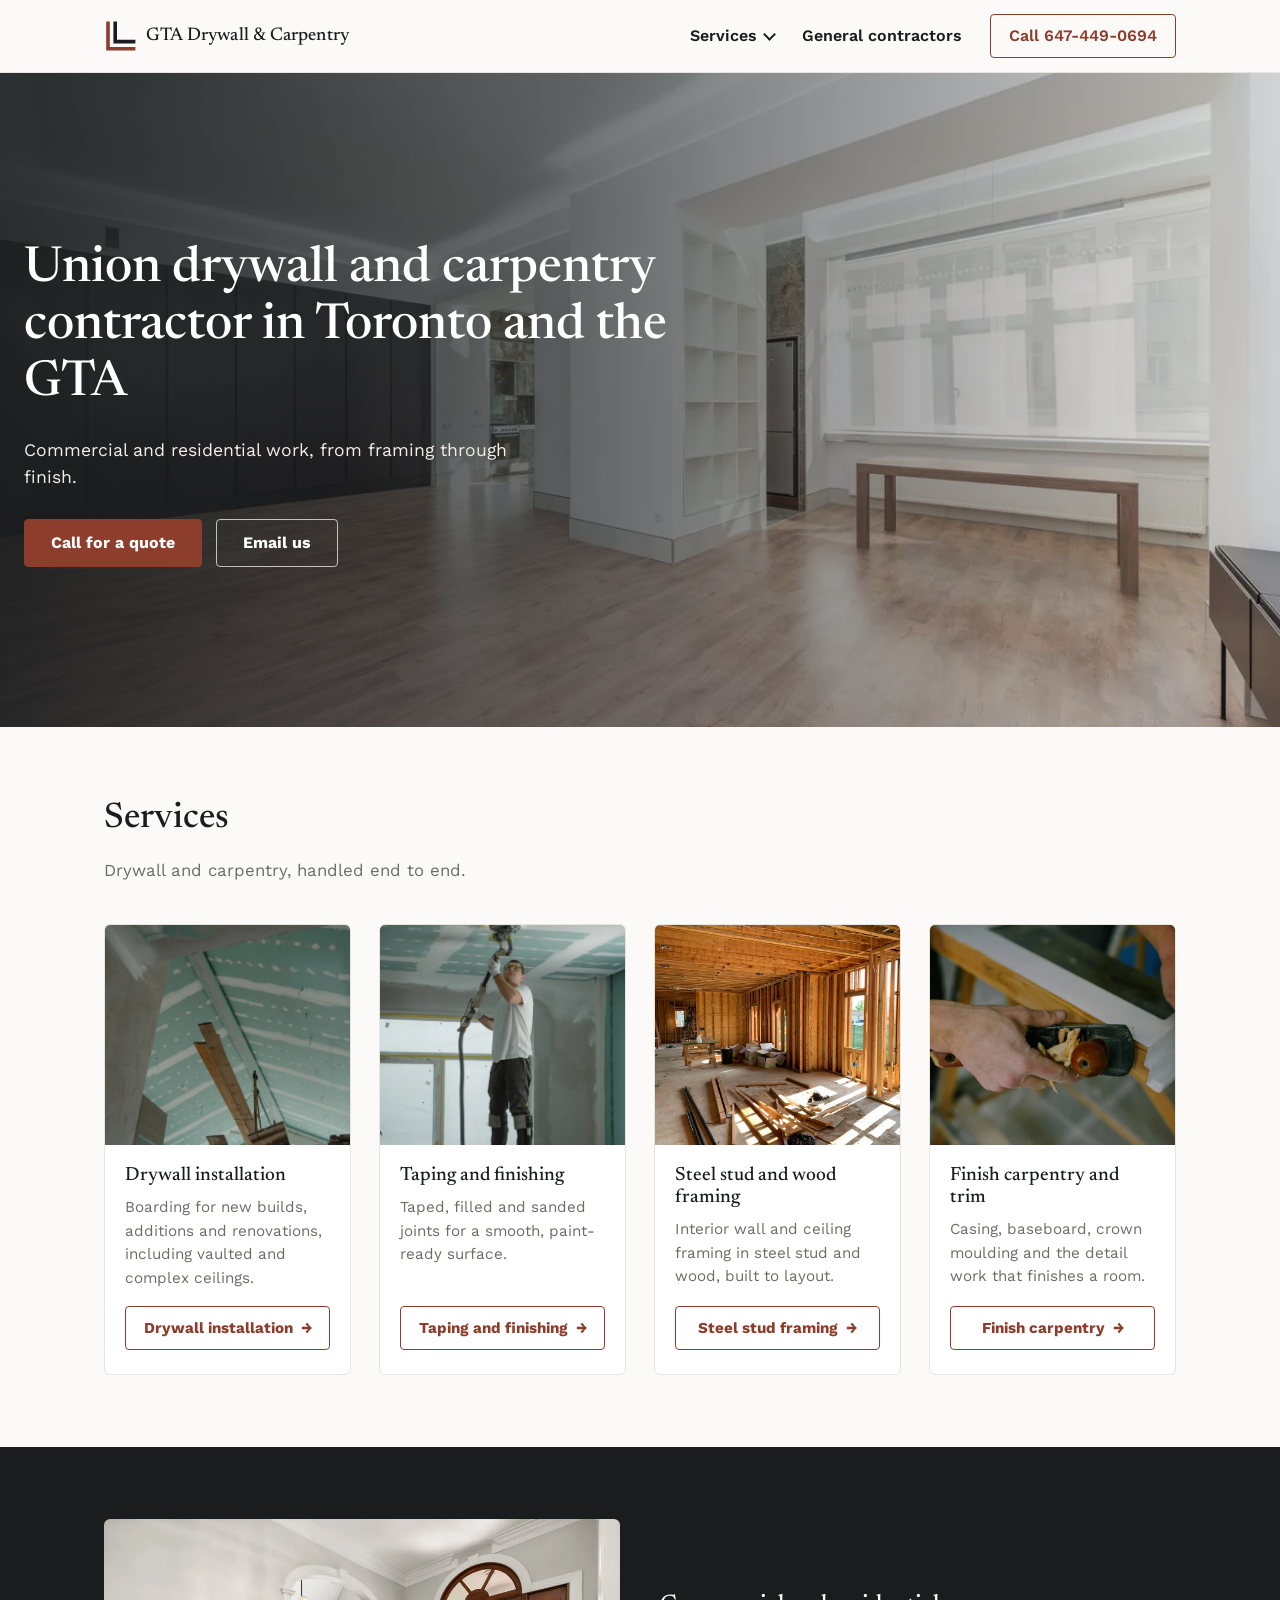
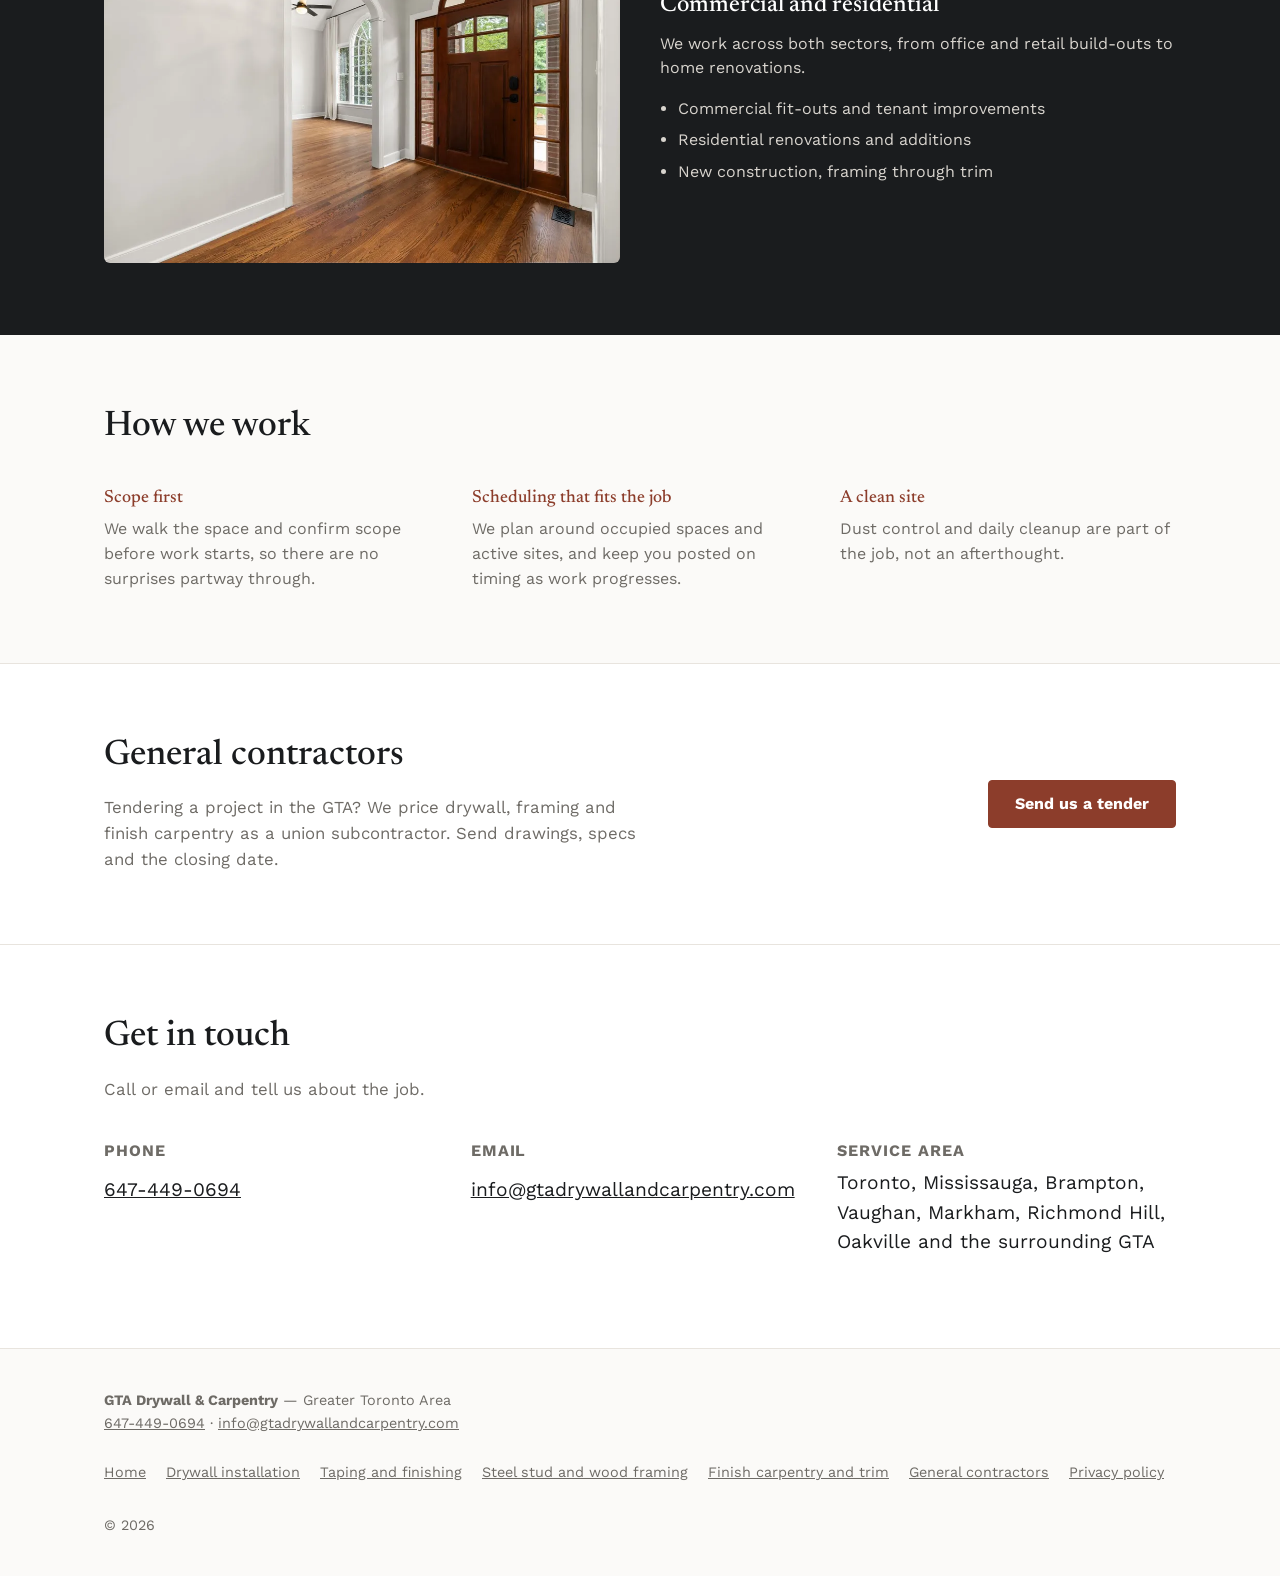
<file: index.html>
<!doctype html>
<html lang="en-CA">
<head>
<meta charset="UTF-8">
<meta name="viewport" content="width=device-width, initial-scale=1">
<title>Union Drywall Contractor Toronto | GTA Drywall &amp; Carpentry</title>
<meta name="description" content="Union drywall contractor in Toronto and the GTA: drywall installation, taping and finishing, framing and finish carpentry. Commercial and residential.">
<link rel="canonical" href="https://gtadrywallandcarpentry.com/">
<meta name="robots" content="index, follow">

<meta property="og:type" content="website">
<meta property="og:title" content="GTA Drywall &amp; Carpentry | Union Drywall Contractor in Toronto">
<meta property="og:description" content="Union drywall contractor in Toronto and the GTA: drywall installation, taping and finishing, framing and finish carpentry. Commercial and residential.">
<meta property="og:url" content="https://gtadrywallandcarpentry.com/">
<meta property="og:image" content="https://gtadrywallandcarpentry.com/images/hero-finished-interior.jpg">
<meta property="og:site_name" content="GTA Drywall &amp; Carpentry">
<meta property="og:locale" content="en_CA">
<meta name="twitter:card" content="summary_large_image">
<meta name="twitter:title" content="GTA Drywall &amp; Carpentry | Union Drywall Contractor in Toronto">
<meta name="twitter:description" content="Union drywall contractor in Toronto and the GTA: drywall installation, taping and finishing, framing and finish carpentry. Commercial and residential.">
<meta name="twitter:image" content="https://gtadrywallandcarpentry.com/images/hero-finished-interior.jpg">

<link rel="icon" href="/favicon.ico" sizes="any">
<link rel="icon" href="/favicon.svg" type="image/svg+xml">
<link rel="icon" href="/favicon-96x96.png" sizes="96x96" type="image/png">
<link rel="apple-touch-icon" href="/apple-touch-icon.png">
<link rel="manifest" href="/site.webmanifest">

<link rel="preconnect" href="https://fonts.googleapis.com">
<link rel="preconnect" href="https://fonts.gstatic.com" crossorigin>
<link href="https://fonts.googleapis.com/css2?family=Newsreader:wght@400;500&family=Work+Sans:wght@400;600;700&display=swap" rel="stylesheet">

<link rel="preload" as="image" href="/images/hero-finished-interior.webp" type="image/webp" fetchpriority="high">
<link rel="stylesheet" href="/styles.css">

<script type="application/ld+json">
{
  "@context": "https://schema.org",
  "@type": "GeneralContractor",
  "@id": "https://gtadrywallandcarpentry.com/#business",
  "name": "GTA Drywall & Carpentry",
  "telephone": "+1-647-449-0694",
  "email": "info@gtadrywallandcarpentry.com",
  "url": "https://gtadrywallandcarpentry.com/",
  "image": "https://gtadrywallandcarpentry.com/images/hero-finished-interior.jpg",
  "areaServed": ["Toronto", "Mississauga", "Brampton", "Vaughan", "Markham", "Richmond Hill", "Oakville", "Burlington", "Milton", "Pickering", "Ajax", "Whitby", "Oshawa", "Newmarket", "Aurora", "Caledon"]
}
</script>
</head>
<body>
<a class="skip-link" href="#main">Skip to content</a>

<header class="site-header">
  <div class="container">
    <a class="brand" href="/" aria-label="GTA Drywall & Carpentry, home">
      <svg width="32" height="32" viewBox="0 0 40 40" fill="none" aria-hidden="true">
        <path d="M5 4 V36 H37" stroke="#8C3D2B" stroke-width="4.5" stroke-linecap="square"/>
        <path d="M14 4 V27 H37" stroke="#1A1C1E" stroke-width="4.5" stroke-linecap="square"/>
      </svg>
      <span class="brand-word">GTA Drywall &amp; Carpentry</span>
    </a>
    <nav class="site-nav" aria-label="Main">
      <details class="nav-services">
        <summary>Services</summary>
        <ul><li><a href="/services/drywall-installation/">Drywall installation</a></li><li><a href="/services/taping-and-finishing/">Taping and finishing</a></li><li><a href="/services/steel-stud-framing/">Steel stud and wood framing</a></li><li><a href="/services/finish-carpentry/">Finish carpentry and trim</a></li></ul>
      </details>
      <a class="nav-link" href="/general-contractors/">General contractors</a>
    </nav>
    <a class="header-call" href="tel:+16474490694">Call 647-449-0694</a>
  </div>
</header>

<main id="main">

  <section class="hero">
    <div class="hero-media">
      <picture>
        <source type="image/webp" srcset="/images/hero-finished-interior.webp">
        <img src="/images/hero-finished-interior.jpg" alt="Empty finished interior with a cove-lit ceiling soffit, white built-in shelving and a dark full-height cabinet wall" fetchpriority="high">
      </picture>
    </div>
    <div class="hero-inner">
      <h1>Union drywall and carpentry contractor in Toronto and the GTA</h1>
      <p class="subhead">Commercial and residential work, from framing through finish.</p>
      <div class="hero-ctas">
        <a class="btn btn-primary" href="tel:+16474490694">Call for a quote</a>
        <a class="btn btn-secondary" href="mailto:info@gtadrywallandcarpentry.com">Email us</a>
      </div>
    </div>
  </section>

  <section class="services" id="services">
    <div class="container">
      <div class="section-head">
        <h2>Services</h2>
        <p>Drywall and carpentry, handled end to end.</p>
      </div>
      <div class="services-grid">

        <div class="service-card">
          <div class="media">
            <picture>
              <source type="image/webp" srcset="/images/drywall-vaulted-ceiling.webp">
              <img src="/images/drywall-vaulted-ceiling.jpg" alt="Vaulted ceiling boarded in moisture-resistant drywall with taped and filled joints, scaffold below" loading="lazy" data-img="drywall-vaulted-ceiling">
            </picture>
          </div>
          <div class="body">
            <h3>Drywall installation</h3>
            <p>Boarding for new builds, additions and renovations, including vaulted and complex ceilings.</p>
            <a class="btn btn-outline btn-arrow" href="/services/drywall-installation/">Drywall installation</a>
          </div>
        </div>

        <div class="service-card">
          <div class="media">
            <picture>
              <source type="image/webp" srcset="/images/drywall-ceiling-sanding.webp">
              <img src="/images/drywall-ceiling-sanding.jpg" alt="Drywaller on stilts sanding a taped ceiling with a dust-extraction sander" loading="lazy" data-img="drywall-ceiling-sanding">
            </picture>
          </div>
          <div class="body">
            <h3>Taping and finishing</h3>
            <p>Taped, filled and sanded joints for a smooth, paint-ready surface.</p>
            <a class="btn btn-outline btn-arrow" href="/services/taping-and-finishing/">Taping and finishing</a>
          </div>
        </div>

        <div class="service-card">
          <div class="media">
            <picture>
              <source type="image/webp" srcset="/images/framing-stud-walls.webp">
              <img src="/images/framing-stud-walls.jpg" alt="Sunlit interior of a house under construction with wood stud walls and exposed ceiling joists" loading="lazy">
            </picture>
          </div>
          <div class="body">
            <h3>Steel stud and wood framing</h3>
            <p>Interior wall and ceiling framing in steel stud and wood, built to layout.</p>
            <a class="btn btn-outline btn-arrow" href="/services/steel-stud-framing/">Steel stud framing</a>
          </div>
        </div>

        <div class="service-card">
          <div class="media">
            <picture>
              <source type="image/webp" srcset="/images/carpentry-hand-plane.webp">
              <img src="/images/carpentry-hand-plane.jpg" alt="Carpenter running a hand plane along a painted window frame, shavings curling off the blade" loading="lazy">
            </picture>
          </div>
          <div class="body">
            <h3>Finish carpentry and trim</h3>
            <p>Casing, baseboard, crown moulding and the detail work that finishes a room.</p>
            <a class="btn btn-outline btn-arrow" href="/services/finish-carpentry/">Finish carpentry</a>
          </div>
        </div>

      </div>
    </div>
  </section>

  <section class="band">
    <div class="container">
      <div class="media">
        <picture>
          <source type="image/webp" srcset="/images/carpentry-arched-door.webp">
          <img src="/images/carpentry-arched-door.jpg" alt="Entry hall with an arched wooden front door, crown moulding, door casing and baseboards" loading="lazy">
        </picture>
      </div>
      <div>
        <h2>Commercial and residential</h2>
        <p>We work across both sectors, from office and retail build-outs to home renovations.</p>
        <ul>
          <li>Commercial fit-outs and tenant improvements</li>
          <li>Residential renovations and additions</li>
          <li>New construction, framing through trim</li>
        </ul>
      </div>
    </div>
  </section>

  <section class="how" id="how-we-work">
    <div class="container">
      <div class="section-head">
        <h2>How we work</h2>
      </div>
      <div class="how-grid">
        <div class="how-item">
          <h3>Scope first</h3>
          <p>We walk the space and confirm scope before work starts, so there are no surprises partway through.</p>
        </div>
        <div class="how-item">
          <h3>Scheduling that fits the job</h3>
          <p>We plan around occupied spaces and active sites, and keep you posted on timing as work progresses.</p>
        </div>
        <div class="how-item">
          <h3>A clean site</h3>
          <p>Dust control and daily cleanup are part of the job, not an afterthought.</p>
        </div>
      </div>
    </div>
  </section>

  <section class="gc-band">
    <div class="container">
      <div>
        <h2>General contractors</h2>
        <p>Tendering a project in the GTA? We price drywall, framing and finish carpentry as a union subcontractor. Send drawings, specs and the closing date.</p>
      </div>
      <a class="btn btn-primary" href="/general-contractors/">Send us a tender</a>
    </div>
  </section>

  <section class="contact" id="contact">
    <div class="container">
      <div class="section-head">
        <h2>Get in touch</h2>
        <p>Call or email and tell us about the job.</p>
      </div>
      <div class="contact-grid">
        <div class="contact-item">
          <h3>Phone</h3>
          <a href="tel:+16474490694">647-449-0694</a>
        </div>
        <div class="contact-item">
          <h3>Email</h3>
          <a href="mailto:info@gtadrywallandcarpentry.com">info@gtadrywallandcarpentry.com</a>
        </div>
        <div class="contact-item">
          <h3>Service area</h3>
          <p>Toronto, Mississauga, Brampton, Vaughan, Markham, Richmond Hill, Oakville and the surrounding GTA</p>
        </div>
      </div>
    </div>
  </section>

</main>

<footer class="site-footer">
  <div class="container">
    <div>
      <strong>GTA Drywall &amp; Carpentry</strong> — Greater Toronto Area<br>
      <a href="tel:+16474490694">647-449-0694</a> · <a href="mailto:info@gtadrywallandcarpentry.com">info@gtadrywallandcarpentry.com</a>
    </div>
    <ul class="footer-links">
      <li><a href="/">Home</a></li>
      <li><a href="/services/drywall-installation/">Drywall installation</a></li><li><a href="/services/taping-and-finishing/">Taping and finishing</a></li><li><a href="/services/steel-stud-framing/">Steel stud and wood framing</a></li><li><a href="/services/finish-carpentry/">Finish carpentry and trim</a></li>
      <li><a href="/general-contractors/">General contractors</a></li>
      <li><a href="/privacy-policy/">Privacy policy</a></li>
      <li>&copy; 2026</li>
    </ul>
  </div>
</footer>

</body>
</html>
</file>
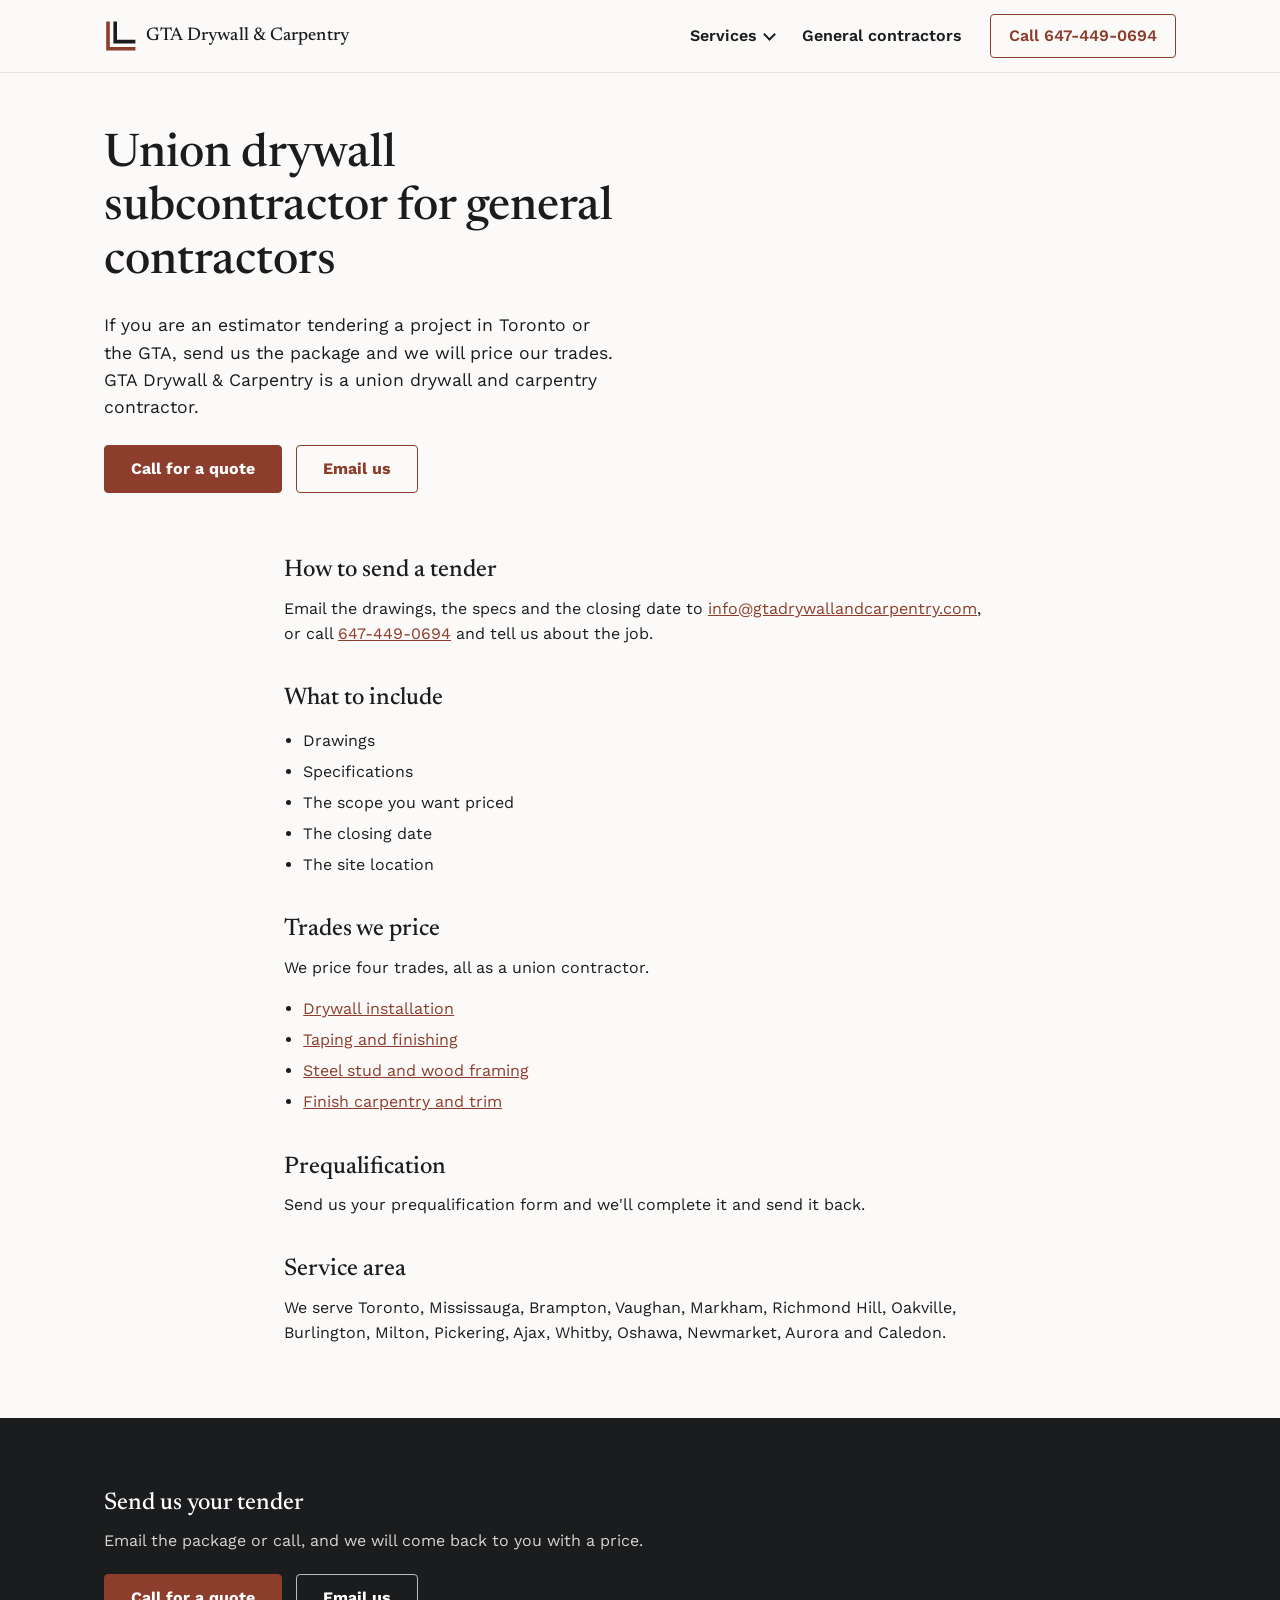
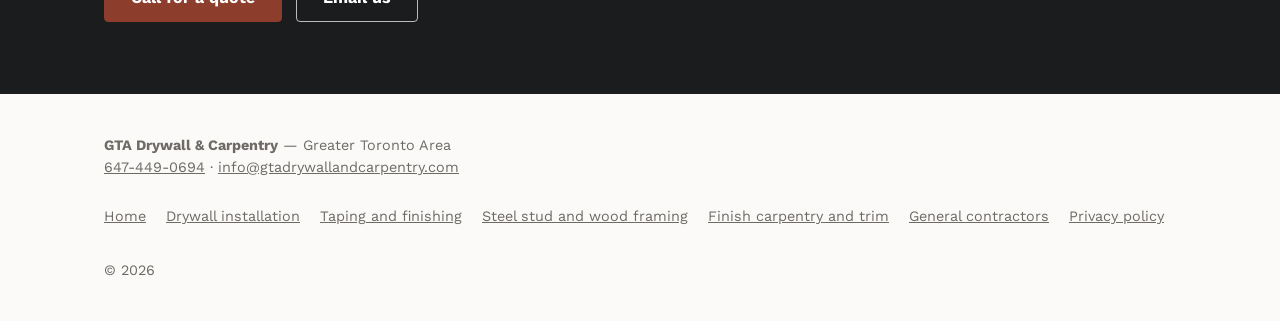
<file: general-contractors/index.html>
<!doctype html>
<html lang="en-CA">
<head>
<meta charset="UTF-8">
<meta name="viewport" content="width=device-width, initial-scale=1">
<title>Union Drywall Subcontractor in Toronto &amp; the GTA</title>
<meta name="description" content="Union drywall subcontractor for general contractors in Toronto and the GTA. Email drawings, specs and the closing date, or call. We price four trades.">
<link rel="canonical" href="https://gtadrywallandcarpentry.com/general-contractors/">
<meta name="robots" content="index, follow">

<meta property="og:type" content="website">
<meta property="og:title" content="Union Drywall Subcontractor in Toronto &amp; the GTA">
<meta property="og:description" content="Union drywall subcontractor for general contractors in Toronto and the GTA. Email drawings, specs and the closing date, or call. We price four trades.">
<meta property="og:url" content="https://gtadrywallandcarpentry.com/general-contractors/">
<meta property="og:image" content="https://gtadrywallandcarpentry.com/images/hero-finished-interior.jpg">
<meta property="og:site_name" content="GTA Drywall &amp; Carpentry">
<meta property="og:locale" content="en_CA">
<meta name="twitter:card" content="summary_large_image">
<meta name="twitter:title" content="Union Drywall Subcontractor in Toronto &amp; the GTA">
<meta name="twitter:description" content="Union drywall subcontractor for general contractors in Toronto and the GTA. Email drawings, specs and the closing date, or call. We price four trades.">
<meta name="twitter:image" content="https://gtadrywallandcarpentry.com/images/hero-finished-interior.jpg">

<link rel="icon" href="/favicon.ico" sizes="any">
<link rel="icon" href="/favicon.svg" type="image/svg+xml">
<link rel="icon" href="/favicon-96x96.png" sizes="96x96" type="image/png">
<link rel="apple-touch-icon" href="/apple-touch-icon.png">
<link rel="manifest" href="/site.webmanifest">

<link rel="preconnect" href="https://fonts.googleapis.com">
<link rel="preconnect" href="https://fonts.gstatic.com" crossorigin>
<link href="https://fonts.googleapis.com/css2?family=Newsreader:wght@400;500&family=Work+Sans:wght@400;600;700&display=swap" rel="stylesheet">

<link rel="stylesheet" href="/styles.css">
<script type="application/ld+json">
{
  "@context": "https://schema.org",
  "@type": "WebPage",
  "name": "Union Drywall Subcontractor in Toronto & the GTA",
  "url": "https://gtadrywallandcarpentry.com/general-contractors/",
  "description": "Union drywall subcontractor for general contractors in Toronto and the GTA. Email drawings, specs and the closing date, or call. We price four trades.",
  "about": {
    "@id": "https://gtadrywallandcarpentry.com/#business"
  }
}
</script>
<script type="application/ld+json">
{
  "@context": "https://schema.org",
  "@type": "BreadcrumbList",
  "itemListElement": [
    {
      "@type": "ListItem",
      "position": 1,
      "name": "Home",
      "item": "https://gtadrywallandcarpentry.com/"
    },
    {
      "@type": "ListItem",
      "position": 2,
      "name": "General contractors",
      "item": "https://gtadrywallandcarpentry.com/general-contractors/"
    }
  ]
}
</script>
</head>
<body>
<a class="skip-link" href="#main">Skip to content</a>

<header class="site-header">
  <div class="container">
    <a class="brand" href="/" aria-label="GTA Drywall & Carpentry, home">
      <svg width="32" height="32" viewBox="0 0 40 40" fill="none" aria-hidden="true">
        <path d="M5 4 V36 H37" stroke="#8C3D2B" stroke-width="4.5" stroke-linecap="square"/>
        <path d="M14 4 V27 H37" stroke="#1A1C1E" stroke-width="4.5" stroke-linecap="square"/>
      </svg>
      <span class="brand-word">GTA Drywall &amp; Carpentry</span>
    </a>
    <nav class="site-nav" aria-label="Main">
      <details class="nav-services">
        <summary>Services</summary>
        <ul><li><a href="/services/drywall-installation/">Drywall installation</a></li><li><a href="/services/taping-and-finishing/">Taping and finishing</a></li><li><a href="/services/steel-stud-framing/">Steel stud and wood framing</a></li><li><a href="/services/finish-carpentry/">Finish carpentry and trim</a></li></ul>
      </details>
      <a class="nav-link" href="/general-contractors/">General contractors</a>
    </nav>
    <a class="header-call" href="tel:+16474490694">Call 647-449-0694</a>
  </div>
</header>
<main id="main">

  <section class="page-intro">
    <div class="container">
      <div>
        <h1>Union drywall subcontractor for general contractors</h1>
        <p class="lead">If you are an estimator tendering a project in Toronto or the GTA, send us the package and we will price our trades. GTA Drywall &amp; Carpentry is a union drywall and carpentry contractor.</p>
        <div class="hero-ctas">
          <a class="btn btn-primary" href="tel:+16474490694">Call for a quote</a>
          <a class="btn btn-outline" href="mailto:info@gtadrywallandcarpentry.com">Email us</a>
        </div>
      </div>
    </div>
  </section>

  <section class="prose">
    <div class="container">
      <h2>How to send a tender</h2>
      <p>Email the drawings, the specs and the closing date to <a href="mailto:info@gtadrywallandcarpentry.com">info@gtadrywallandcarpentry.com</a>, or call <a href="tel:+16474490694">647-449-0694</a> and tell us about the job.</p>

      <h2>What to include</h2>
      <ul>
        <li>Drawings</li>
        <li>Specifications</li>
        <li>The scope you want priced</li>
        <li>The closing date</li>
        <li>The site location</li>
      </ul>

      <h2>Trades we price</h2>
      <p>We price four trades, all as a union contractor.</p>
      <ul>
        <li><a href="/services/drywall-installation/">Drywall installation</a></li>
        <li><a href="/services/taping-and-finishing/">Taping and finishing</a></li>
        <li><a href="/services/steel-stud-framing/">Steel stud and wood framing</a></li>
        <li><a href="/services/finish-carpentry/">Finish carpentry and trim</a></li>
      </ul>

      <h2>Prequalification</h2>
      <p>Send us your prequalification form and we'll complete it and send it back.</p>

      <h2>Service area</h2>
      <p>We serve Toronto, Mississauga, Brampton, Vaughan, Markham, Richmond Hill, Oakville, Burlington, Milton, Pickering, Ajax, Whitby, Oshawa, Newmarket, Aurora and Caledon.</p>
    </div>
  </section>

  <section class="cta-block">
    <div class="container">
      <h2>Send us your tender</h2>
      <p>Email the package or call, and we will come back to you with a price.</p>
      <div class="hero-ctas">
        <a class="btn btn-primary" href="tel:+16474490694">Call for a quote</a>
        <a class="btn btn-secondary" href="mailto:info@gtadrywallandcarpentry.com">Email us</a>
      </div>
    </div>
  </section>

</main>

<footer class="site-footer">
  <div class="container">
    <div>
      <strong>GTA Drywall &amp; Carpentry</strong> — Greater Toronto Area<br>
      <a href="tel:+16474490694">647-449-0694</a> · <a href="mailto:info@gtadrywallandcarpentry.com">info@gtadrywallandcarpentry.com</a>
    </div>
    <ul class="footer-links">
      <li><a href="/">Home</a></li>
      <li><a href="/services/drywall-installation/">Drywall installation</a></li><li><a href="/services/taping-and-finishing/">Taping and finishing</a></li><li><a href="/services/steel-stud-framing/">Steel stud and wood framing</a></li><li><a href="/services/finish-carpentry/">Finish carpentry and trim</a></li>
      <li><a href="/general-contractors/">General contractors</a></li>
      <li><a href="/privacy-policy/">Privacy policy</a></li>
      <li>&copy; 2026</li>
    </ul>
  </div>
</footer>

</body>
</html>
</file>
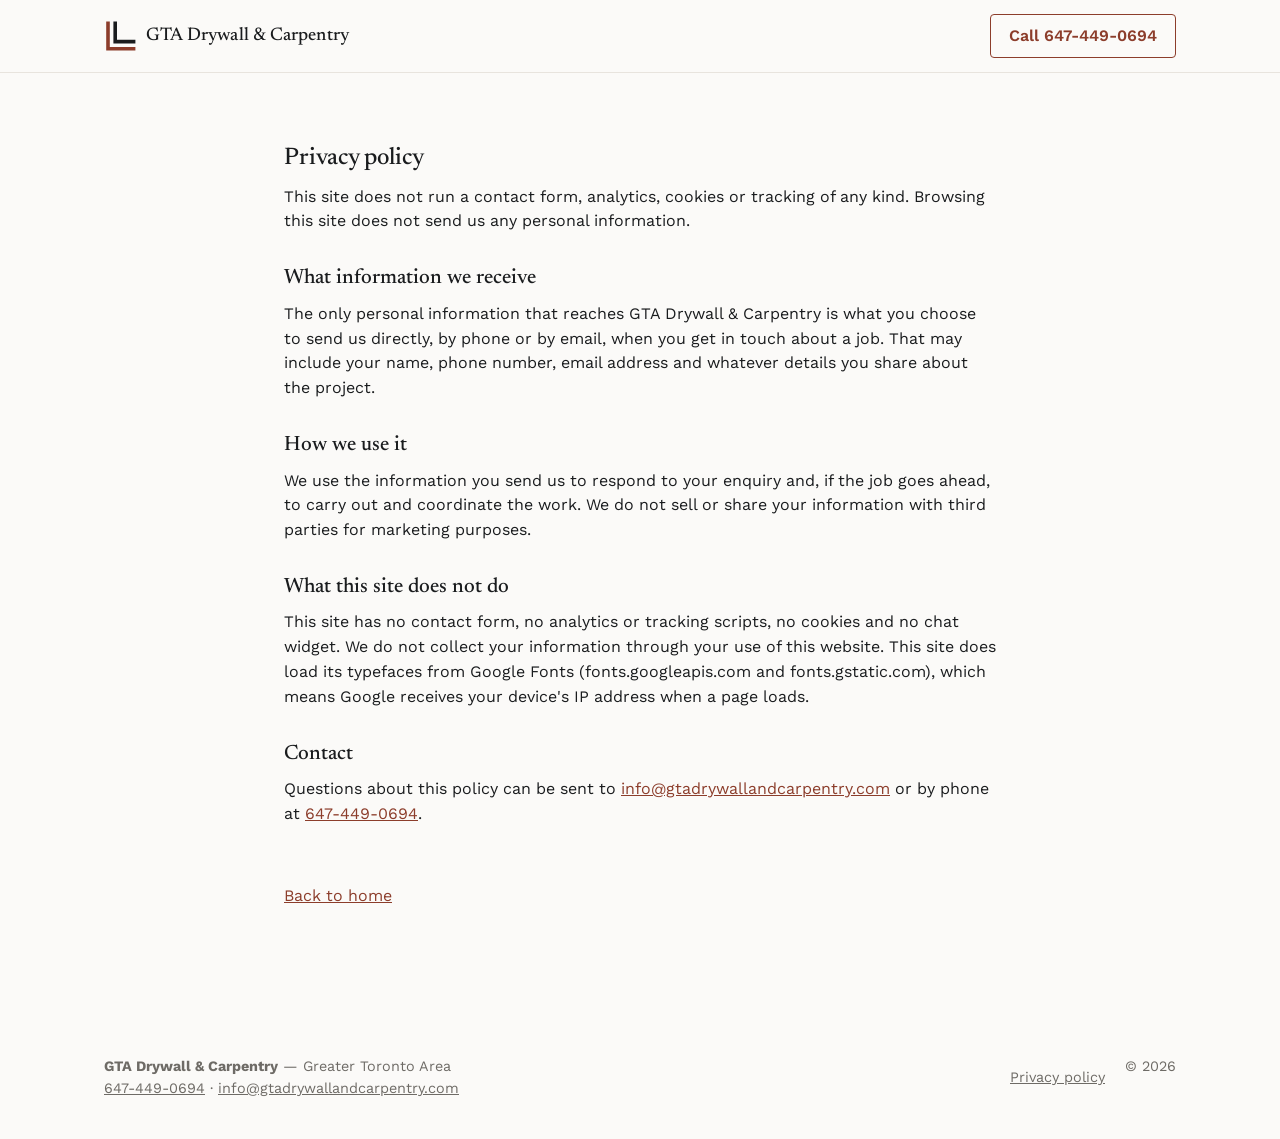
<file: privacy-policy/index.html>
<!doctype html>
<html lang="en-CA">
<head>
<meta charset="UTF-8">
<meta name="viewport" content="width=device-width, initial-scale=1">
<title>Privacy Policy | GTA Drywall & Carpentry</title>
<meta name="description" content="Privacy policy for GTA Drywall & Carpentry. We run no contact form, no analytics and no cookies on this site.">
<link rel="canonical" href="https://gtadrywallandcarpentry.com/privacy-policy/">
<meta name="robots" content="index, follow">

<meta property="og:type" content="website">
<meta property="og:title" content="Privacy Policy | GTA Drywall & Carpentry">
<meta property="og:description" content="Privacy policy for GTA Drywall & Carpentry. We run no contact form, no analytics and no cookies on this site.">
<meta property="og:url" content="https://gtadrywallandcarpentry.com/privacy-policy/">
<meta property="og:image" content="https://gtadrywallandcarpentry.com/images/hero-finished-interior.jpg">
<meta property="og:site_name" content="GTA Drywall & Carpentry">
<meta property="og:locale" content="en_CA">
<meta name="twitter:card" content="summary_large_image">
<meta name="twitter:title" content="Privacy Policy | GTA Drywall & Carpentry">
<meta name="twitter:description" content="Privacy policy for GTA Drywall & Carpentry. We run no contact form, no analytics and no cookies on this site.">
<meta name="twitter:image" content="https://gtadrywallandcarpentry.com/images/hero-finished-interior.jpg">

<link rel="icon" href="/favicon.ico" sizes="any">
<link rel="icon" href="/favicon.svg" type="image/svg+xml">
<link rel="icon" href="/favicon-96x96.png" sizes="96x96" type="image/png">
<link rel="apple-touch-icon" href="/apple-touch-icon.png">
<link rel="manifest" href="/site.webmanifest">

<link rel="preconnect" href="https://fonts.googleapis.com">
<link rel="preconnect" href="https://fonts.gstatic.com" crossorigin>
<link href="https://fonts.googleapis.com/css2?family=Newsreader:wght@400;500&family=Work+Sans:wght@400;600;700&display=swap" rel="stylesheet">

<link rel="stylesheet" href="/styles.css">
</head>
<body>
<a class="skip-link" href="#main">Skip to content</a>

<header class="site-header">
  <div class="container">
    <a class="brand" href="/" aria-label="GTA Drywall & Carpentry, home">
      <svg width="32" height="32" viewBox="0 0 40 40" fill="none" aria-hidden="true">
        <path d="M5 4 V36 H37" stroke="#8C3D2B" stroke-width="4.5" stroke-linecap="square"/>
        <path d="M14 4 V27 H37" stroke="#1A1C1E" stroke-width="4.5" stroke-linecap="square"/>
      </svg>
      <span class="brand-word">GTA Drywall &amp; Carpentry</span>
    </a>
    <a class="header-call" href="tel:+16474490694">Call 647-449-0694</a>
  </div>
</header>

<main id="main">
  <section class="policy">
    <div class="container">
      <h1>Privacy policy</h1>
      <p>This site does not run a contact form, analytics, cookies or tracking of any kind. Browsing this site does not send us any personal information.</p>

      <h2>What information we receive</h2>
      <p>The only personal information that reaches GTA Drywall &amp; Carpentry is what you choose to send us directly, by phone or by email, when you get in touch about a job. That may include your name, phone number, email address and whatever details you share about the project.</p>

      <h2>How we use it</h2>
      <p>We use the information you send us to respond to your enquiry and, if the job goes ahead, to carry out and coordinate the work. We do not sell or share your information with third parties for marketing purposes.</p>

      <h2>What this site does not do</h2>
      <p>This site has no contact form, no analytics or tracking scripts, no cookies and no chat widget. We do not collect your information through your use of this website. This site does load its typefaces from Google Fonts (fonts.googleapis.com and fonts.gstatic.com), which means Google receives your device's IP address when a page loads.</p>

      <h2>Contact</h2>
      <p>Questions about this policy can be sent to <a href="mailto:info@gtadrywallandcarpentry.com">info@gtadrywallandcarpentry.com</a> or by phone at <a href="tel:+16474490694">647-449-0694</a>.</p>

      <a class="back-link" href="/">Back to home</a>
    </div>
  </section>
</main>

<footer class="site-footer">
  <div class="container">
    <div>
      <strong>GTA Drywall &amp; Carpentry</strong> — Greater Toronto Area<br>
      <a href="tel:+16474490694">647-449-0694</a> · <a href="mailto:info@gtadrywallandcarpentry.com">info@gtadrywallandcarpentry.com</a>
    </div>
    <ul class="footer-links">
      <li><a href="/privacy-policy/">Privacy policy</a></li>
      <li>&copy; 2026</li>
    </ul>
  </div>
</footer>

</body>
</html>
</file>
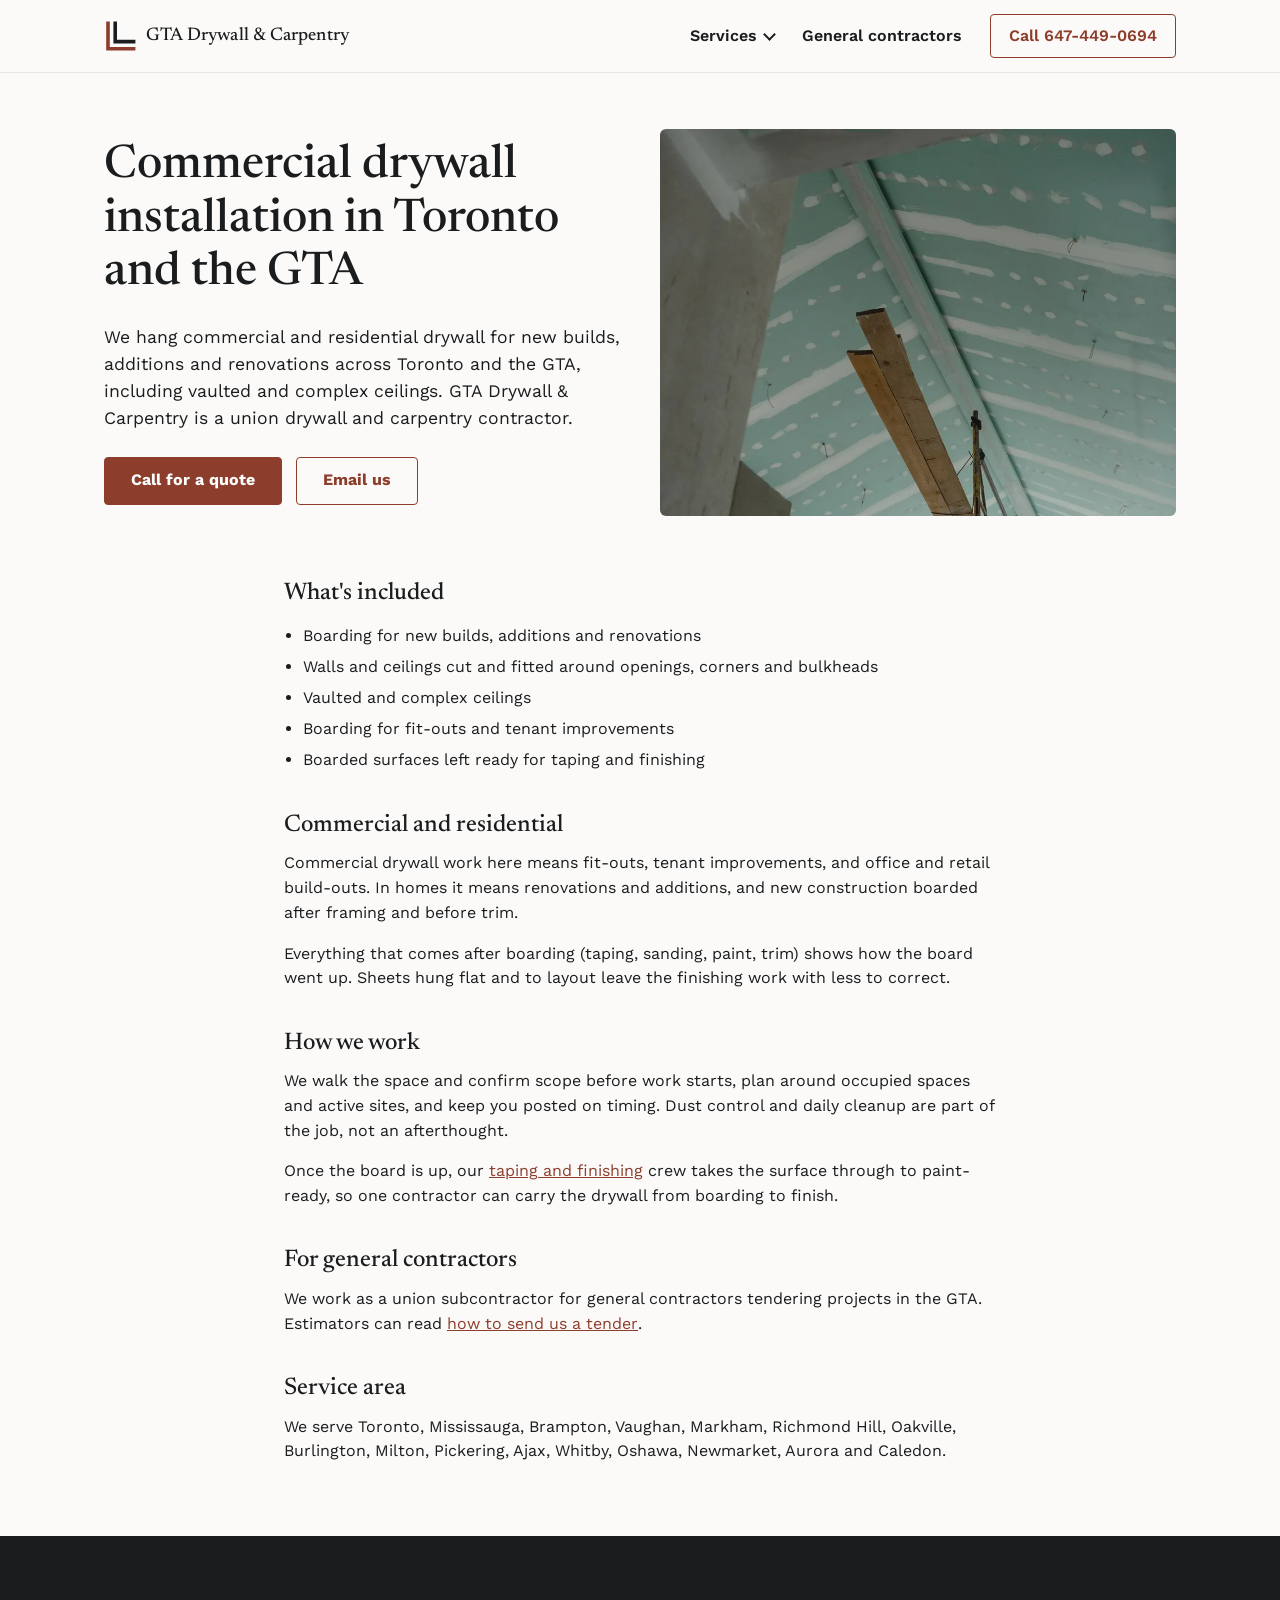
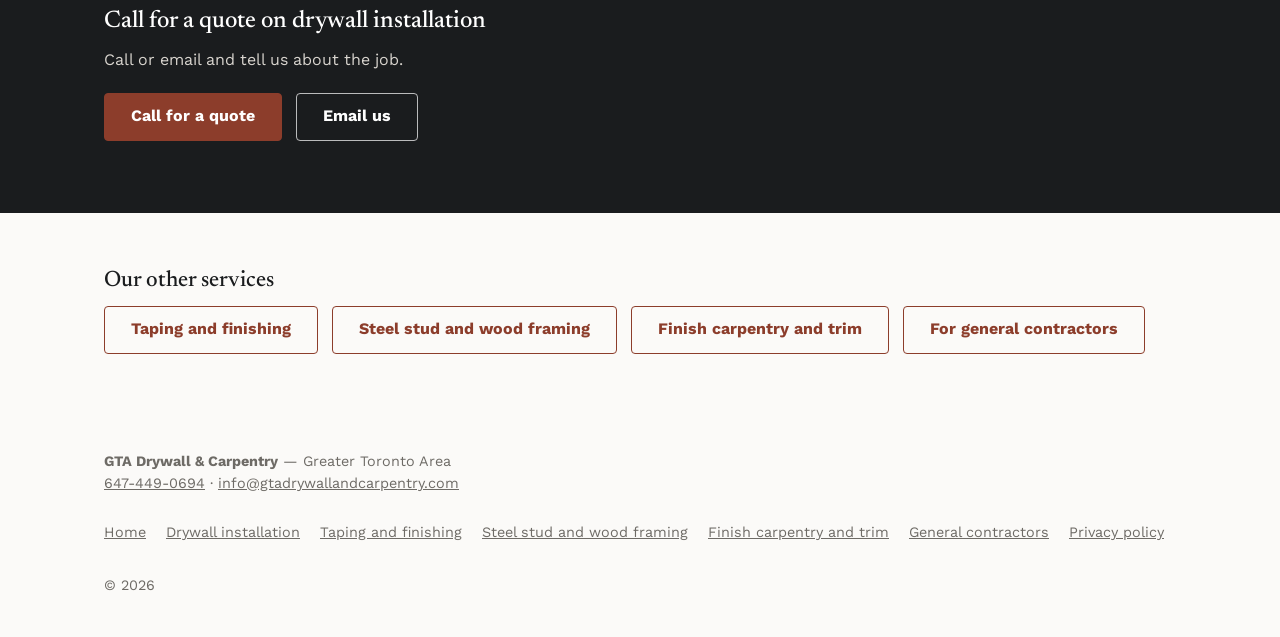
<file: services/drywall-installation/index.html>
<!doctype html>
<html lang="en-CA">
<head>
<meta charset="UTF-8">
<meta name="viewport" content="width=device-width, initial-scale=1">
<title>Commercial Drywall Contractor in Toronto | GTA Drywall</title>
<meta name="description" content="Union commercial drywall installation in Toronto and the GTA: new builds, additions, renovations and vaulted or complex ceilings. Call for a quote.">
<link rel="canonical" href="https://gtadrywallandcarpentry.com/services/drywall-installation/">
<meta name="robots" content="index, follow">

<meta property="og:type" content="website">
<meta property="og:title" content="Commercial Drywall Contractor in Toronto | GTA Drywall">
<meta property="og:description" content="Union commercial drywall installation in Toronto and the GTA: new builds, additions, renovations and vaulted or complex ceilings. Call for a quote.">
<meta property="og:url" content="https://gtadrywallandcarpentry.com/services/drywall-installation/">
<meta property="og:image" content="https://gtadrywallandcarpentry.com/images/drywall-vaulted-ceiling.jpg">
<meta property="og:site_name" content="GTA Drywall &amp; Carpentry">
<meta property="og:locale" content="en_CA">
<meta name="twitter:card" content="summary_large_image">
<meta name="twitter:title" content="Commercial Drywall Contractor in Toronto | GTA Drywall">
<meta name="twitter:description" content="Union commercial drywall installation in Toronto and the GTA: new builds, additions, renovations and vaulted or complex ceilings. Call for a quote.">
<meta name="twitter:image" content="https://gtadrywallandcarpentry.com/images/drywall-vaulted-ceiling.jpg">

<link rel="icon" href="/favicon.ico" sizes="any">
<link rel="icon" href="/favicon.svg" type="image/svg+xml">
<link rel="icon" href="/favicon-96x96.png" sizes="96x96" type="image/png">
<link rel="apple-touch-icon" href="/apple-touch-icon.png">
<link rel="manifest" href="/site.webmanifest">

<link rel="preconnect" href="https://fonts.googleapis.com">
<link rel="preconnect" href="https://fonts.gstatic.com" crossorigin>
<link href="https://fonts.googleapis.com/css2?family=Newsreader:wght@400;500&family=Work+Sans:wght@400;600;700&display=swap" rel="stylesheet">

<link rel="stylesheet" href="/styles.css">
<script type="application/ld+json">
{
  "@context": "https://schema.org",
  "@type": "Service",
  "name": "Drywall installation",
  "serviceType": "Drywall installation",
  "provider": {
    "@id": "https://gtadrywallandcarpentry.com/#business"
  },
  "areaServed": [
    "Toronto",
    "Mississauga",
    "Brampton",
    "Vaughan",
    "Markham",
    "Richmond Hill",
    "Oakville",
    "Burlington",
    "Milton",
    "Pickering",
    "Ajax",
    "Whitby",
    "Oshawa",
    "Newmarket",
    "Aurora",
    "Caledon"
  ],
  "url": "https://gtadrywallandcarpentry.com/services/drywall-installation/"
}
</script>
<script type="application/ld+json">
{
  "@context": "https://schema.org",
  "@type": "BreadcrumbList",
  "itemListElement": [
    {
      "@type": "ListItem",
      "position": 1,
      "name": "Home",
      "item": "https://gtadrywallandcarpentry.com/"
    },
    {
      "@type": "ListItem",
      "position": 2,
      "name": "Drywall installation",
      "item": "https://gtadrywallandcarpentry.com/services/drywall-installation/"
    }
  ]
}
</script>
</head>
<body>
<a class="skip-link" href="#main">Skip to content</a>

<header class="site-header">
  <div class="container">
    <a class="brand" href="/" aria-label="GTA Drywall & Carpentry, home">
      <svg width="32" height="32" viewBox="0 0 40 40" fill="none" aria-hidden="true">
        <path d="M5 4 V36 H37" stroke="#8C3D2B" stroke-width="4.5" stroke-linecap="square"/>
        <path d="M14 4 V27 H37" stroke="#1A1C1E" stroke-width="4.5" stroke-linecap="square"/>
      </svg>
      <span class="brand-word">GTA Drywall &amp; Carpentry</span>
    </a>
    <nav class="site-nav" aria-label="Main">
      <details class="nav-services">
        <summary>Services</summary>
        <ul><li><a href="/services/drywall-installation/">Drywall installation</a></li><li><a href="/services/taping-and-finishing/">Taping and finishing</a></li><li><a href="/services/steel-stud-framing/">Steel stud and wood framing</a></li><li><a href="/services/finish-carpentry/">Finish carpentry and trim</a></li></ul>
      </details>
      <a class="nav-link" href="/general-contractors/">General contractors</a>
    </nav>
    <a class="header-call" href="tel:+16474490694">Call 647-449-0694</a>
  </div>
</header>
<main id="main">

  <section class="page-intro">
    <div class="container">
      <div>
        <h1>Commercial drywall installation in Toronto and the GTA</h1>
        <p class="lead">We hang commercial and residential drywall for new builds, additions and renovations across Toronto and the GTA, including vaulted and complex ceilings. GTA Drywall &amp; Carpentry is a union drywall and carpentry contractor.</p>
        <div class="hero-ctas">
          <a class="btn btn-primary" href="tel:+16474490694">Call for a quote</a>
          <a class="btn btn-outline" href="mailto:info@gtadrywallandcarpentry.com">Email us</a>
        </div>
      </div>
      <div class="media">
        <picture>
          <source type="image/webp" srcset="/images/drywall-vaulted-ceiling.webp">
          <img src="/images/drywall-vaulted-ceiling.jpg" alt="Vaulted ceiling boarded in moisture-resistant drywall with taped and filled joints, scaffold below" data-img="drywall-vaulted-ceiling">
        </picture>
      </div>
    </div>
  </section>

  <section class="prose">
    <div class="container">
      <h2>What's included</h2>
      <ul>
        <li>Boarding for new builds, additions and renovations</li>
        <li>Walls and ceilings cut and fitted around openings, corners and bulkheads</li>
        <li>Vaulted and complex ceilings</li>
        <li>Boarding for fit-outs and tenant improvements</li>
        <li>Boarded surfaces left ready for taping and finishing</li>
      </ul>

      <h2>Commercial and residential</h2>
      <p>Commercial drywall work here means fit-outs, tenant improvements, and office and retail build-outs. In homes it means renovations and additions, and new construction boarded after framing and before trim.</p>
      <p>Everything that comes after boarding (taping, sanding, paint, trim) shows how the board went up. Sheets hung flat and to layout leave the finishing work with less to correct.</p>

      <h2>How we work</h2>
      <p>We walk the space and confirm scope before work starts, plan around occupied spaces and active sites, and keep you posted on timing. Dust control and daily cleanup are part of the job, not an afterthought.</p>
      <p>Once the board is up, our <a href="/services/taping-and-finishing/">taping and finishing</a> crew takes the surface through to paint-ready, so one contractor can carry the drywall from boarding to finish.</p>

      <h2>For general contractors</h2>
      <p>We work as a union subcontractor for general contractors tendering projects in the GTA. Estimators can read <a href="/general-contractors/">how to send us a tender</a>.</p>

      <h2>Service area</h2>
      <p>We serve Toronto, Mississauga, Brampton, Vaughan, Markham, Richmond Hill, Oakville, Burlington, Milton, Pickering, Ajax, Whitby, Oshawa, Newmarket, Aurora and Caledon.</p>
    </div>
  </section>

  <section class="cta-block">
    <div class="container">
      <h2>Call for a quote on drywall installation</h2>
      <p>Call or email and tell us about the job.</p>
      <div class="hero-ctas">
        <a class="btn btn-primary" href="tel:+16474490694">Call for a quote</a>
        <a class="btn btn-secondary" href="mailto:info@gtadrywallandcarpentry.com">Email us</a>
      </div>
    </div>
  </section>

  <section class="related">
    <div class="container">
      <h2>Our other services</h2>
      <ul class="related-list">
        <li><a class="btn btn-outline" href="/services/taping-and-finishing/">Taping and finishing</a></li>
        <li><a class="btn btn-outline" href="/services/steel-stud-framing/">Steel stud and wood framing</a></li>
        <li><a class="btn btn-outline" href="/services/finish-carpentry/">Finish carpentry and trim</a></li>
        <li><a class="btn btn-outline" href="/general-contractors/">For general contractors</a></li>
      </ul>
    </div>
  </section>

</main>

<footer class="site-footer">
  <div class="container">
    <div>
      <strong>GTA Drywall &amp; Carpentry</strong> — Greater Toronto Area<br>
      <a href="tel:+16474490694">647-449-0694</a> · <a href="mailto:info@gtadrywallandcarpentry.com">info@gtadrywallandcarpentry.com</a>
    </div>
    <ul class="footer-links">
      <li><a href="/">Home</a></li>
      <li><a href="/services/drywall-installation/">Drywall installation</a></li><li><a href="/services/taping-and-finishing/">Taping and finishing</a></li><li><a href="/services/steel-stud-framing/">Steel stud and wood framing</a></li><li><a href="/services/finish-carpentry/">Finish carpentry and trim</a></li>
      <li><a href="/general-contractors/">General contractors</a></li>
      <li><a href="/privacy-policy/">Privacy policy</a></li>
      <li>&copy; 2026</li>
    </ul>
  </div>
</footer>

</body>
</html>
</file>
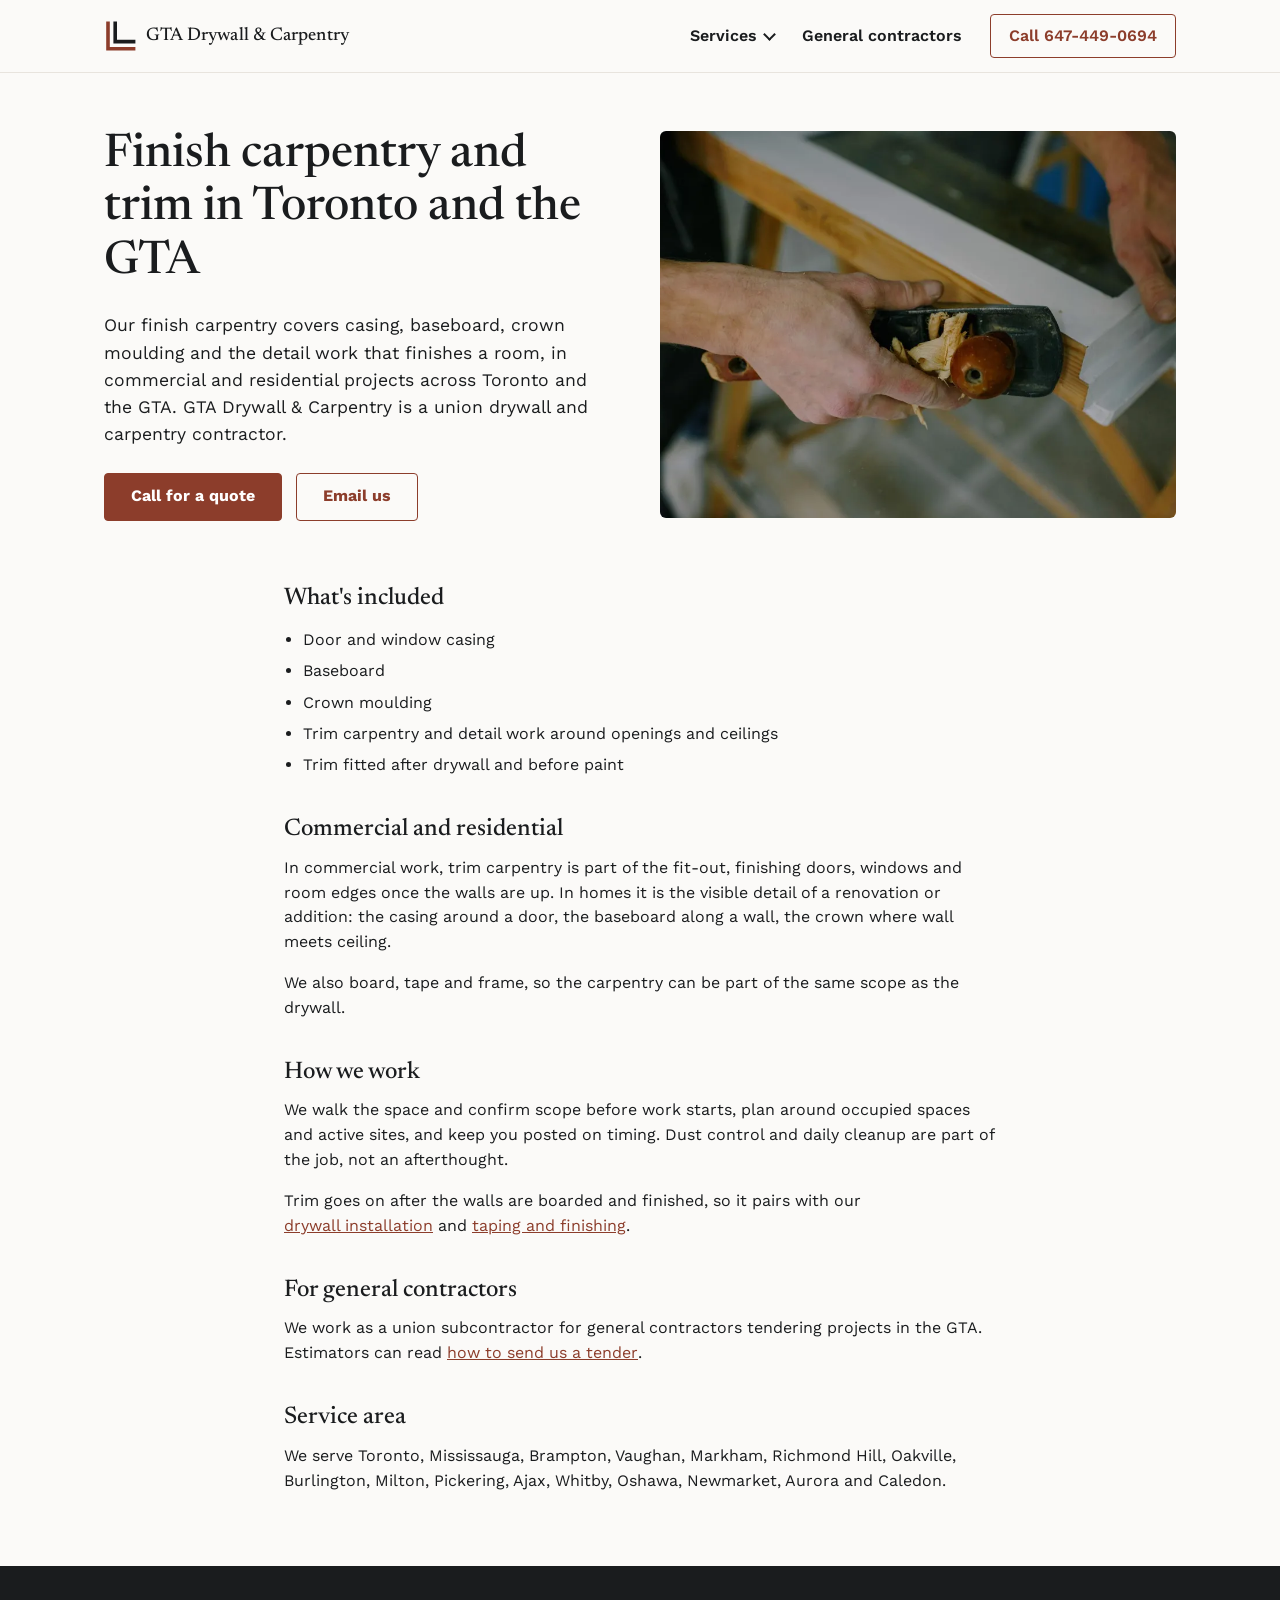
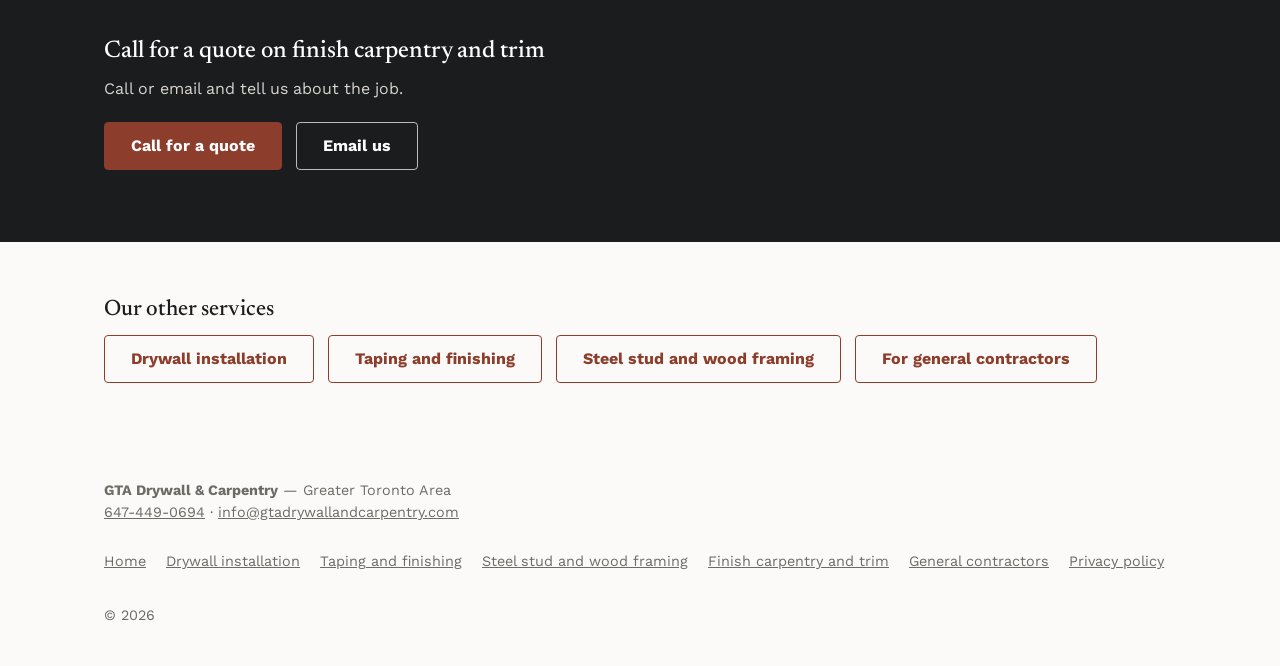
<file: services/finish-carpentry/index.html>
<!doctype html>
<html lang="en-CA">
<head>
<meta charset="UTF-8">
<meta name="viewport" content="width=device-width, initial-scale=1">
<title>Finish Carpentry in Toronto | GTA Drywall &amp; Carpentry</title>
<meta name="description" content="Union finish carpentry and trim in Toronto and the GTA: casing, baseboard, crown moulding and the detail work that finishes a room. Call for a quote.">
<link rel="canonical" href="https://gtadrywallandcarpentry.com/services/finish-carpentry/">
<meta name="robots" content="index, follow">

<meta property="og:type" content="website">
<meta property="og:title" content="Finish Carpentry in Toronto | GTA Drywall &amp; Carpentry">
<meta property="og:description" content="Union finish carpentry and trim in Toronto and the GTA: casing, baseboard, crown moulding and the detail work that finishes a room. Call for a quote.">
<meta property="og:url" content="https://gtadrywallandcarpentry.com/services/finish-carpentry/">
<meta property="og:image" content="https://gtadrywallandcarpentry.com/images/carpentry-hand-plane.jpg">
<meta property="og:site_name" content="GTA Drywall &amp; Carpentry">
<meta property="og:locale" content="en_CA">
<meta name="twitter:card" content="summary_large_image">
<meta name="twitter:title" content="Finish Carpentry in Toronto | GTA Drywall &amp; Carpentry">
<meta name="twitter:description" content="Union finish carpentry and trim in Toronto and the GTA: casing, baseboard, crown moulding and the detail work that finishes a room. Call for a quote.">
<meta name="twitter:image" content="https://gtadrywallandcarpentry.com/images/carpentry-hand-plane.jpg">

<link rel="icon" href="/favicon.ico" sizes="any">
<link rel="icon" href="/favicon.svg" type="image/svg+xml">
<link rel="icon" href="/favicon-96x96.png" sizes="96x96" type="image/png">
<link rel="apple-touch-icon" href="/apple-touch-icon.png">
<link rel="manifest" href="/site.webmanifest">

<link rel="preconnect" href="https://fonts.googleapis.com">
<link rel="preconnect" href="https://fonts.gstatic.com" crossorigin>
<link href="https://fonts.googleapis.com/css2?family=Newsreader:wght@400;500&family=Work+Sans:wght@400;600;700&display=swap" rel="stylesheet">

<link rel="stylesheet" href="/styles.css">
<script type="application/ld+json">
{
  "@context": "https://schema.org",
  "@type": "Service",
  "name": "Finish carpentry and trim",
  "serviceType": "Finish carpentry and trim",
  "provider": {
    "@id": "https://gtadrywallandcarpentry.com/#business"
  },
  "areaServed": [
    "Toronto",
    "Mississauga",
    "Brampton",
    "Vaughan",
    "Markham",
    "Richmond Hill",
    "Oakville",
    "Burlington",
    "Milton",
    "Pickering",
    "Ajax",
    "Whitby",
    "Oshawa",
    "Newmarket",
    "Aurora",
    "Caledon"
  ],
  "url": "https://gtadrywallandcarpentry.com/services/finish-carpentry/"
}
</script>
<script type="application/ld+json">
{
  "@context": "https://schema.org",
  "@type": "BreadcrumbList",
  "itemListElement": [
    {
      "@type": "ListItem",
      "position": 1,
      "name": "Home",
      "item": "https://gtadrywallandcarpentry.com/"
    },
    {
      "@type": "ListItem",
      "position": 2,
      "name": "Finish carpentry and trim",
      "item": "https://gtadrywallandcarpentry.com/services/finish-carpentry/"
    }
  ]
}
</script>
</head>
<body>
<a class="skip-link" href="#main">Skip to content</a>

<header class="site-header">
  <div class="container">
    <a class="brand" href="/" aria-label="GTA Drywall & Carpentry, home">
      <svg width="32" height="32" viewBox="0 0 40 40" fill="none" aria-hidden="true">
        <path d="M5 4 V36 H37" stroke="#8C3D2B" stroke-width="4.5" stroke-linecap="square"/>
        <path d="M14 4 V27 H37" stroke="#1A1C1E" stroke-width="4.5" stroke-linecap="square"/>
      </svg>
      <span class="brand-word">GTA Drywall &amp; Carpentry</span>
    </a>
    <nav class="site-nav" aria-label="Main">
      <details class="nav-services">
        <summary>Services</summary>
        <ul><li><a href="/services/drywall-installation/">Drywall installation</a></li><li><a href="/services/taping-and-finishing/">Taping and finishing</a></li><li><a href="/services/steel-stud-framing/">Steel stud and wood framing</a></li><li><a href="/services/finish-carpentry/">Finish carpentry and trim</a></li></ul>
      </details>
      <a class="nav-link" href="/general-contractors/">General contractors</a>
    </nav>
    <a class="header-call" href="tel:+16474490694">Call 647-449-0694</a>
  </div>
</header>
<main id="main">

  <section class="page-intro">
    <div class="container">
      <div>
        <h1>Finish carpentry and trim in Toronto and the GTA</h1>
        <p class="lead">Our finish carpentry covers casing, baseboard, crown moulding and the detail work that finishes a room, in commercial and residential projects across Toronto and the GTA. GTA Drywall &amp; Carpentry is a union drywall and carpentry contractor.</p>
        <div class="hero-ctas">
          <a class="btn btn-primary" href="tel:+16474490694">Call for a quote</a>
          <a class="btn btn-outline" href="mailto:info@gtadrywallandcarpentry.com">Email us</a>
        </div>
      </div>
      <div class="media">
        <picture>
          <source type="image/webp" srcset="/images/carpentry-hand-plane.webp">
          <img src="/images/carpentry-hand-plane.jpg" alt="Carpenter running a hand plane along a painted window frame, shavings curling off the blade">
        </picture>
      </div>
    </div>
  </section>

  <section class="prose">
    <div class="container">
      <h2>What's included</h2>
      <ul>
        <li>Door and window casing</li>
        <li>Baseboard</li>
        <li>Crown moulding</li>
        <li>Trim carpentry and detail work around openings and ceilings</li>
        <li>Trim fitted after drywall and before paint</li>
      </ul>

      <h2>Commercial and residential</h2>
      <p>In commercial work, trim carpentry is part of the fit-out, finishing doors, windows and room edges once the walls are up. In homes it is the visible detail of a renovation or addition: the casing around a door, the baseboard along a wall, the crown where wall meets ceiling.</p>
      <p>We also board, tape and frame, so the carpentry can be part of the same scope as the drywall.</p>

      <h2>How we work</h2>
      <p>We walk the space and confirm scope before work starts, plan around occupied spaces and active sites, and keep you posted on timing. Dust control and daily cleanup are part of the job, not an afterthought.</p>
      <p>Trim goes on after the walls are boarded and finished, so it pairs with our <a href="/services/drywall-installation/">drywall installation</a> and <a href="/services/taping-and-finishing/">taping and finishing</a>.</p>

      <h2>For general contractors</h2>
      <p>We work as a union subcontractor for general contractors tendering projects in the GTA. Estimators can read <a href="/general-contractors/">how to send us a tender</a>.</p>

      <h2>Service area</h2>
      <p>We serve Toronto, Mississauga, Brampton, Vaughan, Markham, Richmond Hill, Oakville, Burlington, Milton, Pickering, Ajax, Whitby, Oshawa, Newmarket, Aurora and Caledon.</p>
    </div>
  </section>

  <section class="cta-block">
    <div class="container">
      <h2>Call for a quote on finish carpentry and trim</h2>
      <p>Call or email and tell us about the job.</p>
      <div class="hero-ctas">
        <a class="btn btn-primary" href="tel:+16474490694">Call for a quote</a>
        <a class="btn btn-secondary" href="mailto:info@gtadrywallandcarpentry.com">Email us</a>
      </div>
    </div>
  </section>

  <section class="related">
    <div class="container">
      <h2>Our other services</h2>
      <ul class="related-list">
        <li><a class="btn btn-outline" href="/services/drywall-installation/">Drywall installation</a></li>
        <li><a class="btn btn-outline" href="/services/taping-and-finishing/">Taping and finishing</a></li>
        <li><a class="btn btn-outline" href="/services/steel-stud-framing/">Steel stud and wood framing</a></li>
        <li><a class="btn btn-outline" href="/general-contractors/">For general contractors</a></li>
      </ul>
    </div>
  </section>

</main>

<footer class="site-footer">
  <div class="container">
    <div>
      <strong>GTA Drywall &amp; Carpentry</strong> — Greater Toronto Area<br>
      <a href="tel:+16474490694">647-449-0694</a> · <a href="mailto:info@gtadrywallandcarpentry.com">info@gtadrywallandcarpentry.com</a>
    </div>
    <ul class="footer-links">
      <li><a href="/">Home</a></li>
      <li><a href="/services/drywall-installation/">Drywall installation</a></li><li><a href="/services/taping-and-finishing/">Taping and finishing</a></li><li><a href="/services/steel-stud-framing/">Steel stud and wood framing</a></li><li><a href="/services/finish-carpentry/">Finish carpentry and trim</a></li>
      <li><a href="/general-contractors/">General contractors</a></li>
      <li><a href="/privacy-policy/">Privacy policy</a></li>
      <li>&copy; 2026</li>
    </ul>
  </div>
</footer>

</body>
</html>
</file>
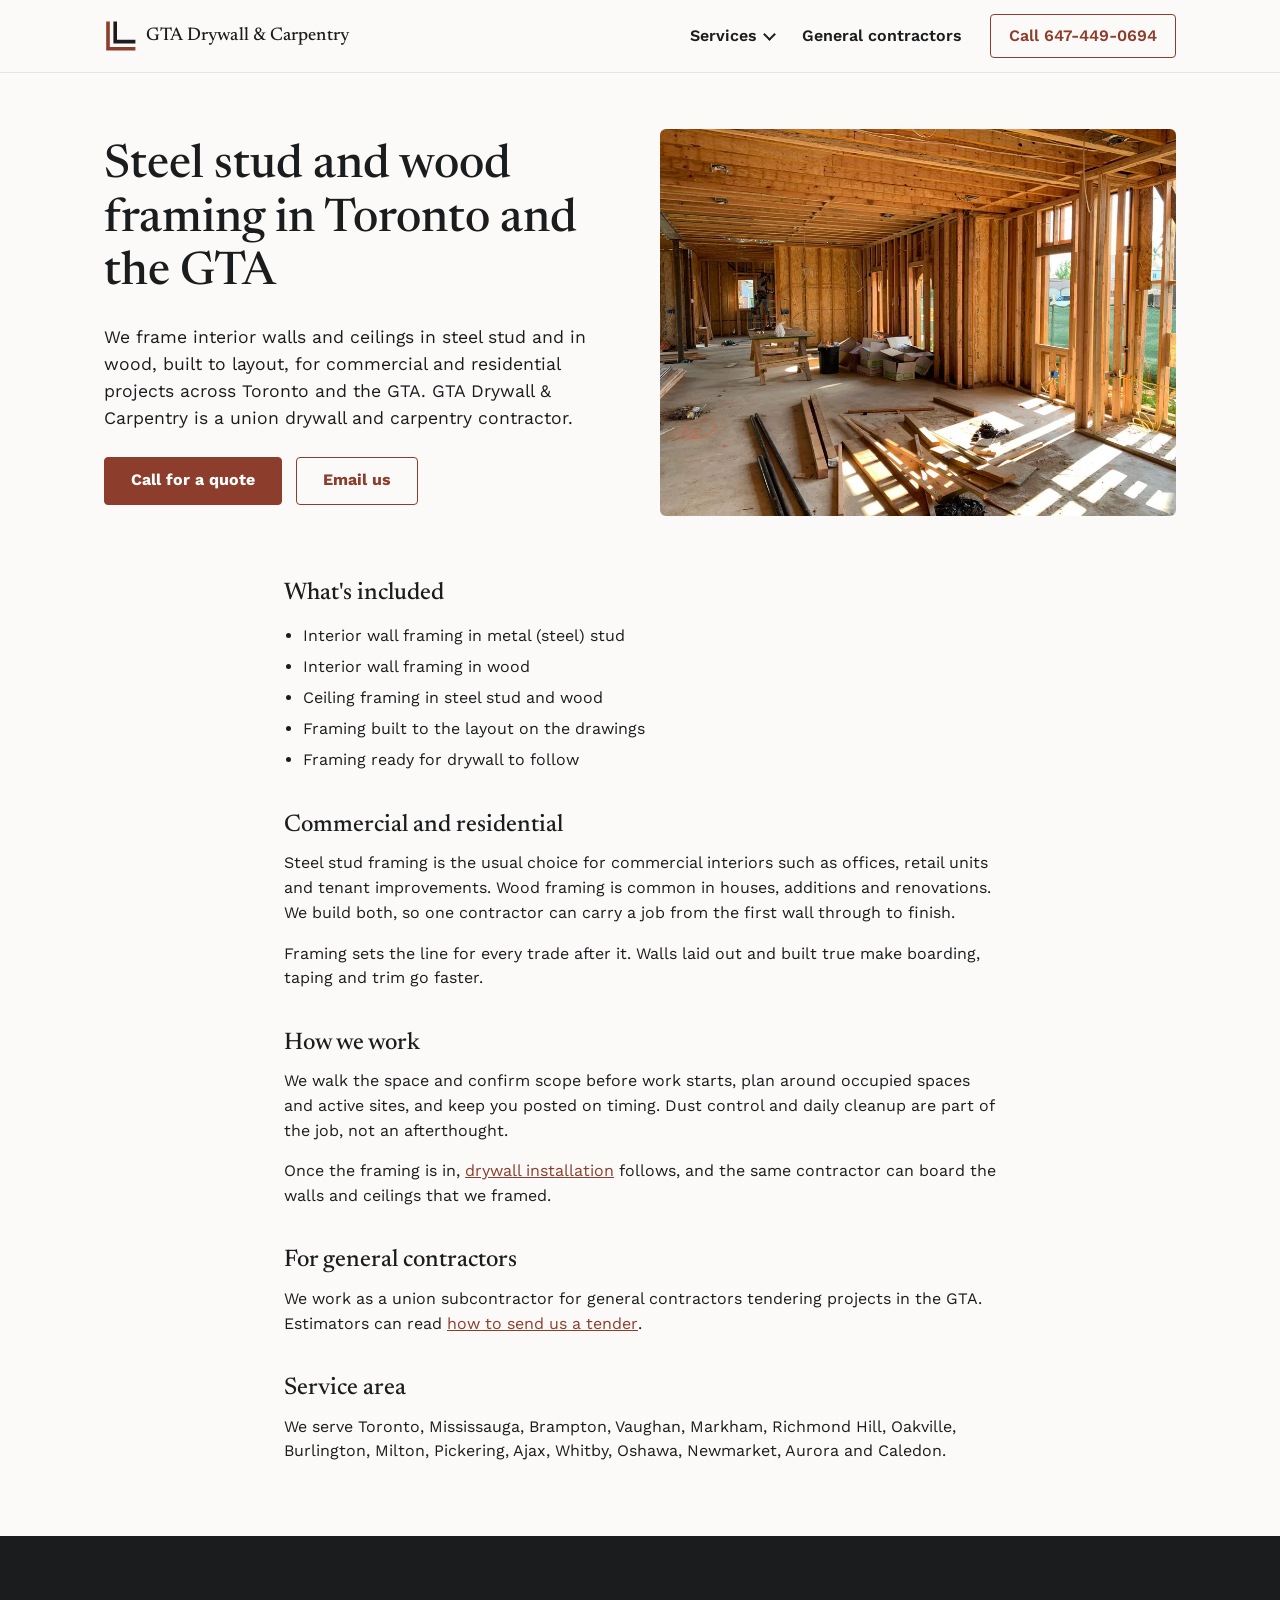
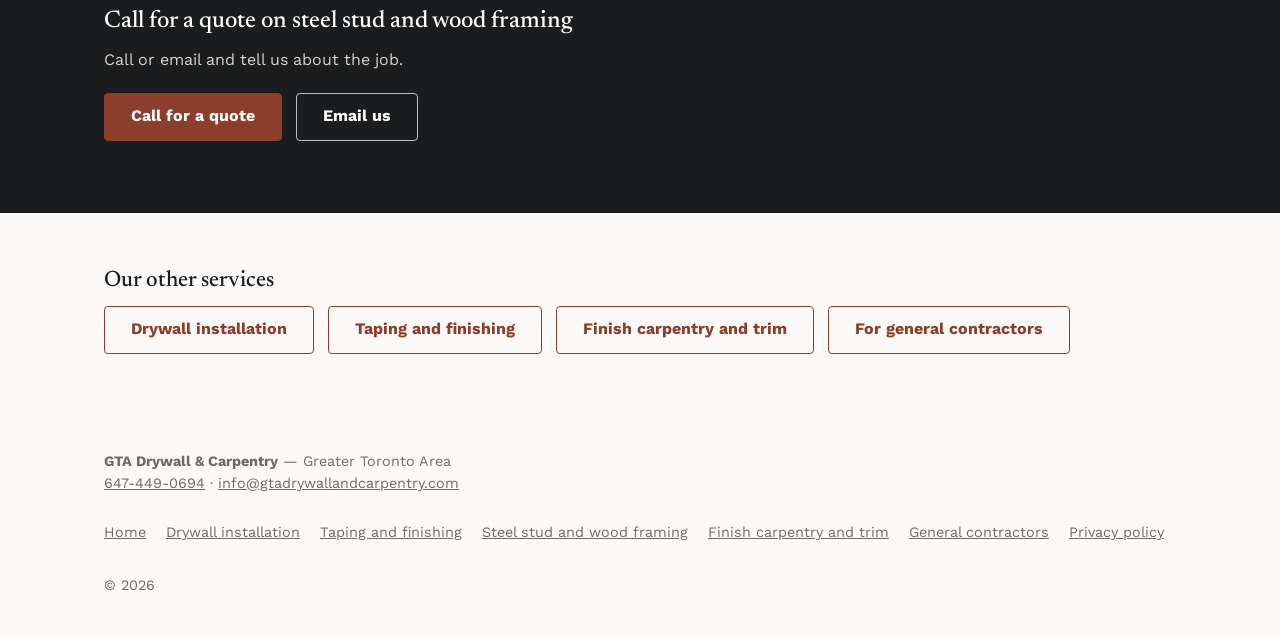
<file: services/steel-stud-framing/index.html>
<!doctype html>
<html lang="en-CA">
<head>
<meta charset="UTF-8">
<meta name="viewport" content="width=device-width, initial-scale=1">
<title>Steel Stud Framing in Toronto | GTA Drywall &amp; Carpentry</title>
<meta name="description" content="Union steel stud and wood framing contractor in Toronto and the GTA: interior wall and ceiling framing built to layout. Call for a quote.">
<link rel="canonical" href="https://gtadrywallandcarpentry.com/services/steel-stud-framing/">
<meta name="robots" content="index, follow">

<meta property="og:type" content="website">
<meta property="og:title" content="Steel Stud Framing in Toronto | GTA Drywall &amp; Carpentry">
<meta property="og:description" content="Union steel stud and wood framing contractor in Toronto and the GTA: interior wall and ceiling framing built to layout. Call for a quote.">
<meta property="og:url" content="https://gtadrywallandcarpentry.com/services/steel-stud-framing/">
<meta property="og:image" content="https://gtadrywallandcarpentry.com/images/framing-stud-walls.jpg">
<meta property="og:site_name" content="GTA Drywall &amp; Carpentry">
<meta property="og:locale" content="en_CA">
<meta name="twitter:card" content="summary_large_image">
<meta name="twitter:title" content="Steel Stud Framing in Toronto | GTA Drywall &amp; Carpentry">
<meta name="twitter:description" content="Union steel stud and wood framing contractor in Toronto and the GTA: interior wall and ceiling framing built to layout. Call for a quote.">
<meta name="twitter:image" content="https://gtadrywallandcarpentry.com/images/framing-stud-walls.jpg">

<link rel="icon" href="/favicon.ico" sizes="any">
<link rel="icon" href="/favicon.svg" type="image/svg+xml">
<link rel="icon" href="/favicon-96x96.png" sizes="96x96" type="image/png">
<link rel="apple-touch-icon" href="/apple-touch-icon.png">
<link rel="manifest" href="/site.webmanifest">

<link rel="preconnect" href="https://fonts.googleapis.com">
<link rel="preconnect" href="https://fonts.gstatic.com" crossorigin>
<link href="https://fonts.googleapis.com/css2?family=Newsreader:wght@400;500&family=Work+Sans:wght@400;600;700&display=swap" rel="stylesheet">

<link rel="stylesheet" href="/styles.css">
<script type="application/ld+json">
{
  "@context": "https://schema.org",
  "@type": "Service",
  "name": "Steel stud and wood framing",
  "serviceType": "Steel stud and wood framing",
  "provider": {
    "@id": "https://gtadrywallandcarpentry.com/#business"
  },
  "areaServed": [
    "Toronto",
    "Mississauga",
    "Brampton",
    "Vaughan",
    "Markham",
    "Richmond Hill",
    "Oakville",
    "Burlington",
    "Milton",
    "Pickering",
    "Ajax",
    "Whitby",
    "Oshawa",
    "Newmarket",
    "Aurora",
    "Caledon"
  ],
  "url": "https://gtadrywallandcarpentry.com/services/steel-stud-framing/"
}
</script>
<script type="application/ld+json">
{
  "@context": "https://schema.org",
  "@type": "BreadcrumbList",
  "itemListElement": [
    {
      "@type": "ListItem",
      "position": 1,
      "name": "Home",
      "item": "https://gtadrywallandcarpentry.com/"
    },
    {
      "@type": "ListItem",
      "position": 2,
      "name": "Steel stud and wood framing",
      "item": "https://gtadrywallandcarpentry.com/services/steel-stud-framing/"
    }
  ]
}
</script>
</head>
<body>
<a class="skip-link" href="#main">Skip to content</a>

<header class="site-header">
  <div class="container">
    <a class="brand" href="/" aria-label="GTA Drywall & Carpentry, home">
      <svg width="32" height="32" viewBox="0 0 40 40" fill="none" aria-hidden="true">
        <path d="M5 4 V36 H37" stroke="#8C3D2B" stroke-width="4.5" stroke-linecap="square"/>
        <path d="M14 4 V27 H37" stroke="#1A1C1E" stroke-width="4.5" stroke-linecap="square"/>
      </svg>
      <span class="brand-word">GTA Drywall &amp; Carpentry</span>
    </a>
    <nav class="site-nav" aria-label="Main">
      <details class="nav-services">
        <summary>Services</summary>
        <ul><li><a href="/services/drywall-installation/">Drywall installation</a></li><li><a href="/services/taping-and-finishing/">Taping and finishing</a></li><li><a href="/services/steel-stud-framing/">Steel stud and wood framing</a></li><li><a href="/services/finish-carpentry/">Finish carpentry and trim</a></li></ul>
      </details>
      <a class="nav-link" href="/general-contractors/">General contractors</a>
    </nav>
    <a class="header-call" href="tel:+16474490694">Call 647-449-0694</a>
  </div>
</header>
<main id="main">

  <section class="page-intro">
    <div class="container">
      <div>
        <h1>Steel stud and wood framing in Toronto and the GTA</h1>
        <p class="lead">We frame interior walls and ceilings in steel stud and in wood, built to layout, for commercial and residential projects across Toronto and the GTA. GTA Drywall &amp; Carpentry is a union drywall and carpentry contractor.</p>
        <div class="hero-ctas">
          <a class="btn btn-primary" href="tel:+16474490694">Call for a quote</a>
          <a class="btn btn-outline" href="mailto:info@gtadrywallandcarpentry.com">Email us</a>
        </div>
      </div>
      <div class="media">
        <picture>
          <source type="image/webp" srcset="/images/framing-stud-walls.webp">
          <img src="/images/framing-stud-walls.jpg" alt="Sunlit interior of a house under construction with wood stud walls and exposed ceiling joists">
        </picture>
      </div>
    </div>
  </section>

  <section class="prose">
    <div class="container">
      <h2>What's included</h2>
      <ul>
        <li>Interior wall framing in metal (steel) stud</li>
        <li>Interior wall framing in wood</li>
        <li>Ceiling framing in steel stud and wood</li>
        <li>Framing built to the layout on the drawings</li>
        <li>Framing ready for drywall to follow</li>
      </ul>

      <h2>Commercial and residential</h2>
      <p>Steel stud framing is the usual choice for commercial interiors such as offices, retail units and tenant improvements. Wood framing is common in houses, additions and renovations. We build both, so one contractor can carry a job from the first wall through to finish.</p>
      <p>Framing sets the line for every trade after it. Walls laid out and built true make boarding, taping and trim go faster.</p>

      <h2>How we work</h2>
      <p>We walk the space and confirm scope before work starts, plan around occupied spaces and active sites, and keep you posted on timing. Dust control and daily cleanup are part of the job, not an afterthought.</p>
      <p>Once the framing is in, <a href="/services/drywall-installation/">drywall installation</a> follows, and the same contractor can board the walls and ceilings that we framed.</p>

      <h2>For general contractors</h2>
      <p>We work as a union subcontractor for general contractors tendering projects in the GTA. Estimators can read <a href="/general-contractors/">how to send us a tender</a>.</p>

      <h2>Service area</h2>
      <p>We serve Toronto, Mississauga, Brampton, Vaughan, Markham, Richmond Hill, Oakville, Burlington, Milton, Pickering, Ajax, Whitby, Oshawa, Newmarket, Aurora and Caledon.</p>
    </div>
  </section>

  <section class="cta-block">
    <div class="container">
      <h2>Call for a quote on steel stud and wood framing</h2>
      <p>Call or email and tell us about the job.</p>
      <div class="hero-ctas">
        <a class="btn btn-primary" href="tel:+16474490694">Call for a quote</a>
        <a class="btn btn-secondary" href="mailto:info@gtadrywallandcarpentry.com">Email us</a>
      </div>
    </div>
  </section>

  <section class="related">
    <div class="container">
      <h2>Our other services</h2>
      <ul class="related-list">
        <li><a class="btn btn-outline" href="/services/drywall-installation/">Drywall installation</a></li>
        <li><a class="btn btn-outline" href="/services/taping-and-finishing/">Taping and finishing</a></li>
        <li><a class="btn btn-outline" href="/services/finish-carpentry/">Finish carpentry and trim</a></li>
        <li><a class="btn btn-outline" href="/general-contractors/">For general contractors</a></li>
      </ul>
    </div>
  </section>

</main>

<footer class="site-footer">
  <div class="container">
    <div>
      <strong>GTA Drywall &amp; Carpentry</strong> — Greater Toronto Area<br>
      <a href="tel:+16474490694">647-449-0694</a> · <a href="mailto:info@gtadrywallandcarpentry.com">info@gtadrywallandcarpentry.com</a>
    </div>
    <ul class="footer-links">
      <li><a href="/">Home</a></li>
      <li><a href="/services/drywall-installation/">Drywall installation</a></li><li><a href="/services/taping-and-finishing/">Taping and finishing</a></li><li><a href="/services/steel-stud-framing/">Steel stud and wood framing</a></li><li><a href="/services/finish-carpentry/">Finish carpentry and trim</a></li>
      <li><a href="/general-contractors/">General contractors</a></li>
      <li><a href="/privacy-policy/">Privacy policy</a></li>
      <li>&copy; 2026</li>
    </ul>
  </div>
</footer>

</body>
</html>
</file>
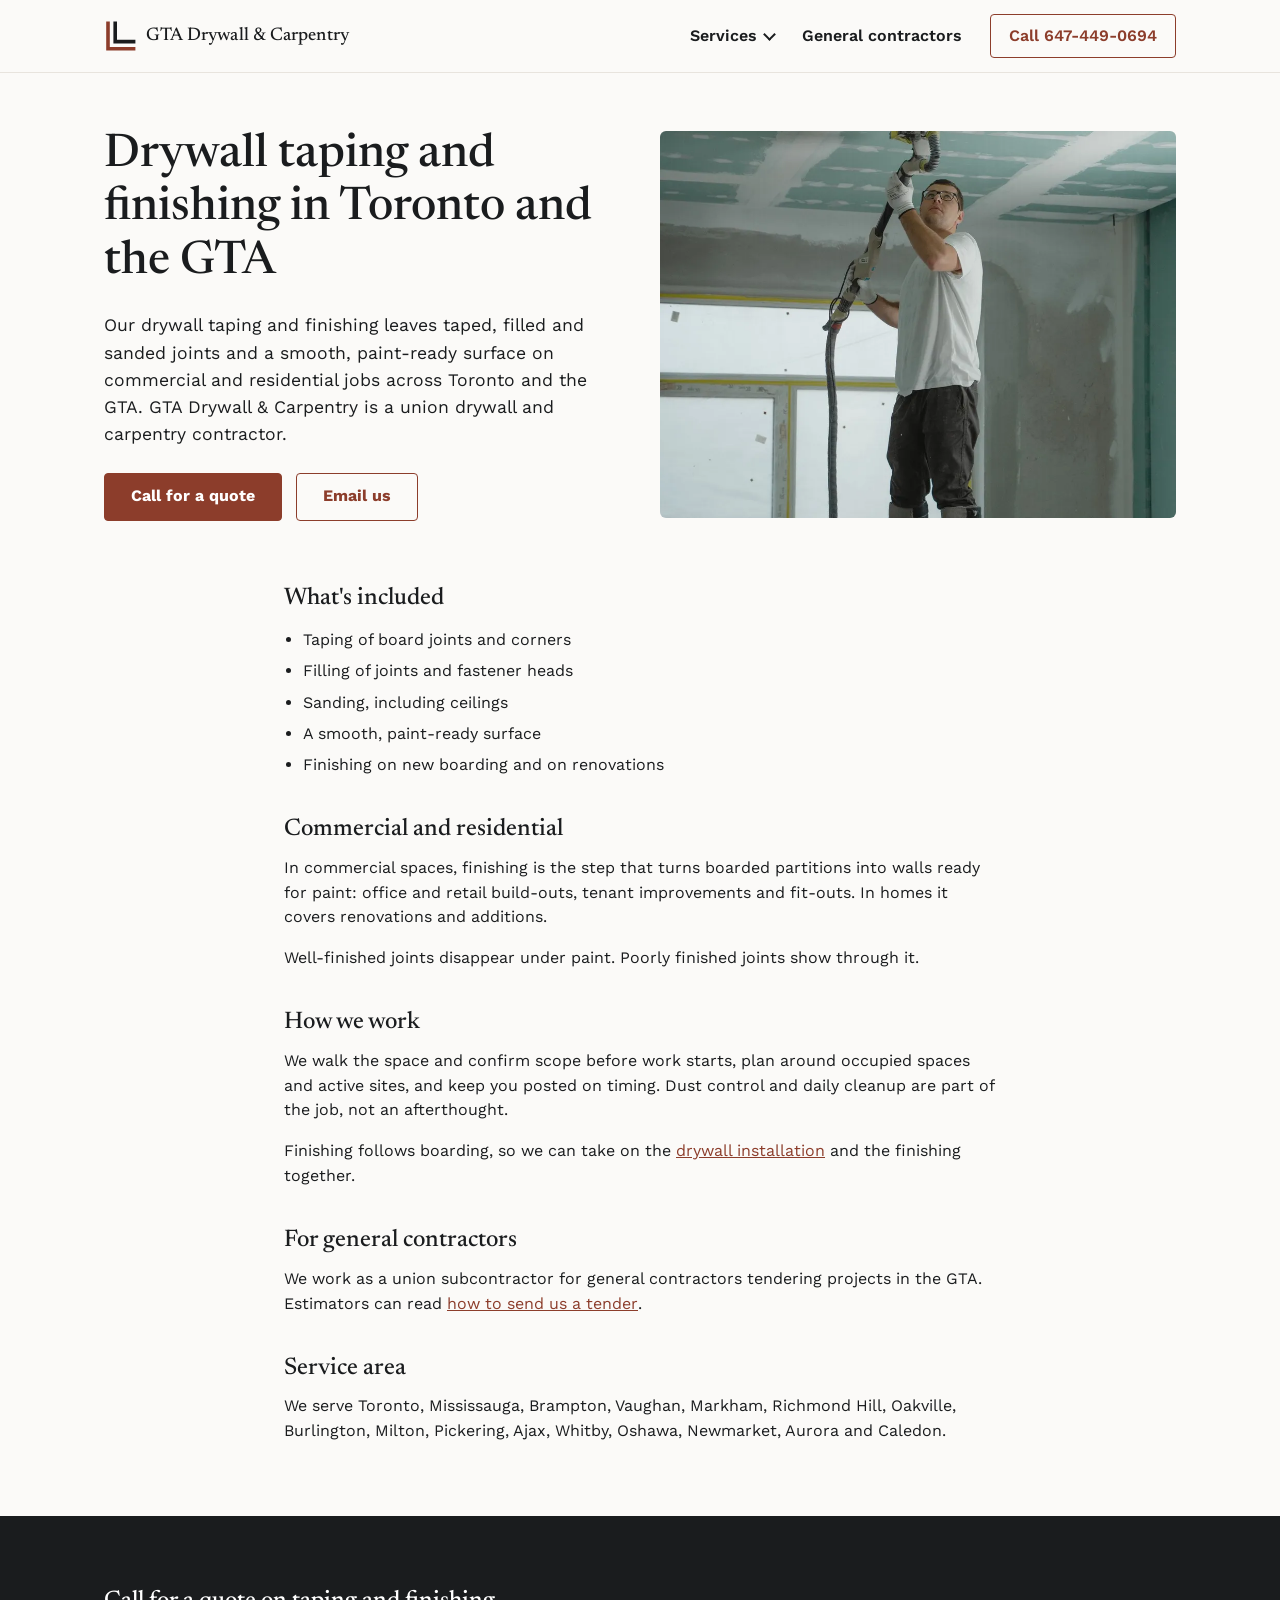
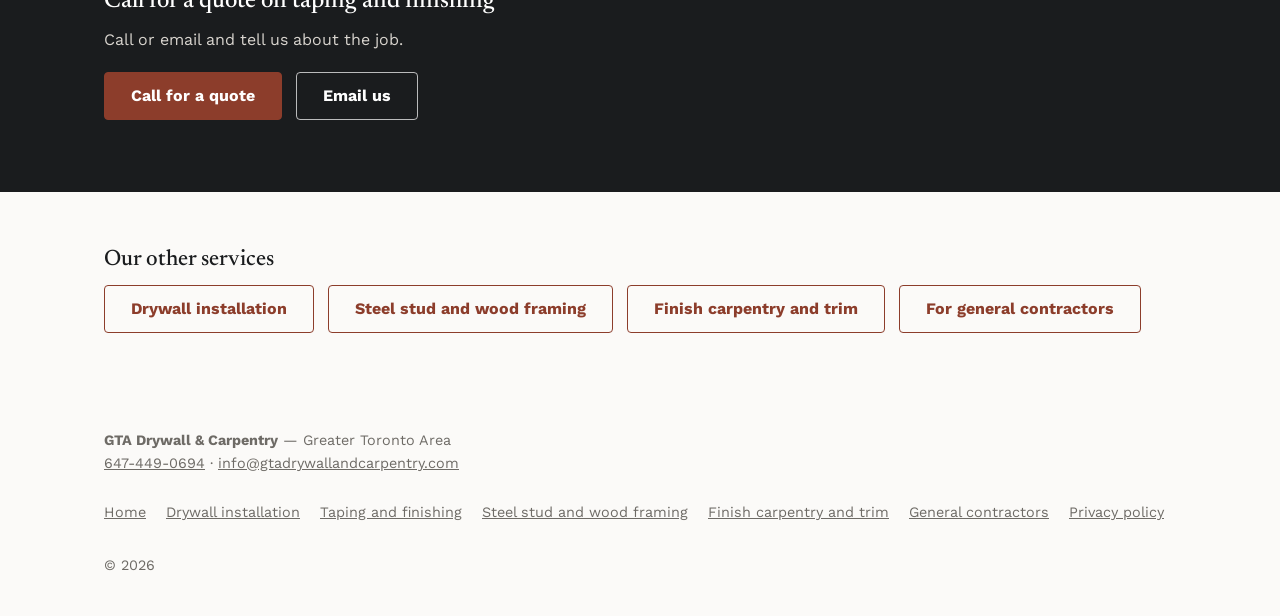
<file: services/taping-and-finishing/index.html>
<!doctype html>
<html lang="en-CA">
<head>
<meta charset="UTF-8">
<meta name="viewport" content="width=device-width, initial-scale=1">
<title>Drywall Taping in Toronto | GTA Drywall &amp; Carpentry</title>
<meta name="description" content="Union drywall taping and finishing in Toronto and the GTA: taped, filled and sanded joints for a smooth, paint-ready surface. Call for a quote.">
<link rel="canonical" href="https://gtadrywallandcarpentry.com/services/taping-and-finishing/">
<meta name="robots" content="index, follow">

<meta property="og:type" content="website">
<meta property="og:title" content="Drywall Taping in Toronto | GTA Drywall &amp; Carpentry">
<meta property="og:description" content="Union drywall taping and finishing in Toronto and the GTA: taped, filled and sanded joints for a smooth, paint-ready surface. Call for a quote.">
<meta property="og:url" content="https://gtadrywallandcarpentry.com/services/taping-and-finishing/">
<meta property="og:image" content="https://gtadrywallandcarpentry.com/images/drywall-ceiling-sanding.jpg">
<meta property="og:site_name" content="GTA Drywall &amp; Carpentry">
<meta property="og:locale" content="en_CA">
<meta name="twitter:card" content="summary_large_image">
<meta name="twitter:title" content="Drywall Taping in Toronto | GTA Drywall &amp; Carpentry">
<meta name="twitter:description" content="Union drywall taping and finishing in Toronto and the GTA: taped, filled and sanded joints for a smooth, paint-ready surface. Call for a quote.">
<meta name="twitter:image" content="https://gtadrywallandcarpentry.com/images/drywall-ceiling-sanding.jpg">

<link rel="icon" href="/favicon.ico" sizes="any">
<link rel="icon" href="/favicon.svg" type="image/svg+xml">
<link rel="icon" href="/favicon-96x96.png" sizes="96x96" type="image/png">
<link rel="apple-touch-icon" href="/apple-touch-icon.png">
<link rel="manifest" href="/site.webmanifest">

<link rel="preconnect" href="https://fonts.googleapis.com">
<link rel="preconnect" href="https://fonts.gstatic.com" crossorigin>
<link href="https://fonts.googleapis.com/css2?family=Newsreader:wght@400;500&family=Work+Sans:wght@400;600;700&display=swap" rel="stylesheet">

<link rel="stylesheet" href="/styles.css">
<script type="application/ld+json">
{
  "@context": "https://schema.org",
  "@type": "Service",
  "name": "Drywall taping and finishing",
  "serviceType": "Drywall taping and finishing",
  "provider": {
    "@id": "https://gtadrywallandcarpentry.com/#business"
  },
  "areaServed": [
    "Toronto",
    "Mississauga",
    "Brampton",
    "Vaughan",
    "Markham",
    "Richmond Hill",
    "Oakville",
    "Burlington",
    "Milton",
    "Pickering",
    "Ajax",
    "Whitby",
    "Oshawa",
    "Newmarket",
    "Aurora",
    "Caledon"
  ],
  "url": "https://gtadrywallandcarpentry.com/services/taping-and-finishing/"
}
</script>
<script type="application/ld+json">
{
  "@context": "https://schema.org",
  "@type": "BreadcrumbList",
  "itemListElement": [
    {
      "@type": "ListItem",
      "position": 1,
      "name": "Home",
      "item": "https://gtadrywallandcarpentry.com/"
    },
    {
      "@type": "ListItem",
      "position": 2,
      "name": "Taping and finishing",
      "item": "https://gtadrywallandcarpentry.com/services/taping-and-finishing/"
    }
  ]
}
</script>
</head>
<body>
<a class="skip-link" href="#main">Skip to content</a>

<header class="site-header">
  <div class="container">
    <a class="brand" href="/" aria-label="GTA Drywall & Carpentry, home">
      <svg width="32" height="32" viewBox="0 0 40 40" fill="none" aria-hidden="true">
        <path d="M5 4 V36 H37" stroke="#8C3D2B" stroke-width="4.5" stroke-linecap="square"/>
        <path d="M14 4 V27 H37" stroke="#1A1C1E" stroke-width="4.5" stroke-linecap="square"/>
      </svg>
      <span class="brand-word">GTA Drywall &amp; Carpentry</span>
    </a>
    <nav class="site-nav" aria-label="Main">
      <details class="nav-services">
        <summary>Services</summary>
        <ul><li><a href="/services/drywall-installation/">Drywall installation</a></li><li><a href="/services/taping-and-finishing/">Taping and finishing</a></li><li><a href="/services/steel-stud-framing/">Steel stud and wood framing</a></li><li><a href="/services/finish-carpentry/">Finish carpentry and trim</a></li></ul>
      </details>
      <a class="nav-link" href="/general-contractors/">General contractors</a>
    </nav>
    <a class="header-call" href="tel:+16474490694">Call 647-449-0694</a>
  </div>
</header>
<main id="main">

  <section class="page-intro">
    <div class="container">
      <div>
        <h1>Drywall taping and finishing in Toronto and the GTA</h1>
        <p class="lead">Our drywall taping and finishing leaves taped, filled and sanded joints and a smooth, paint-ready surface on commercial and residential jobs across Toronto and the GTA. GTA Drywall &amp; Carpentry is a union drywall and carpentry contractor.</p>
        <div class="hero-ctas">
          <a class="btn btn-primary" href="tel:+16474490694">Call for a quote</a>
          <a class="btn btn-outline" href="mailto:info@gtadrywallandcarpentry.com">Email us</a>
        </div>
      </div>
      <div class="media">
        <picture>
          <source type="image/webp" srcset="/images/drywall-ceiling-sanding.webp">
          <img src="/images/drywall-ceiling-sanding.jpg" alt="Drywaller on stilts sanding a taped ceiling with a dust-extraction sander" data-img="drywall-ceiling-sanding">
        </picture>
      </div>
    </div>
  </section>

  <section class="prose">
    <div class="container">
      <h2>What's included</h2>
      <ul>
        <li>Taping of board joints and corners</li>
        <li>Filling of joints and fastener heads</li>
        <li>Sanding, including ceilings</li>
        <li>A smooth, paint-ready surface</li>
        <li>Finishing on new boarding and on renovations</li>
      </ul>

      <h2>Commercial and residential</h2>
      <p>In commercial spaces, finishing is the step that turns boarded partitions into walls ready for paint: office and retail build-outs, tenant improvements and fit-outs. In homes it covers renovations and additions.</p>
      <p>Well-finished joints disappear under paint. Poorly finished joints show through it.</p>

      <h2>How we work</h2>
      <p>We walk the space and confirm scope before work starts, plan around occupied spaces and active sites, and keep you posted on timing. Dust control and daily cleanup are part of the job, not an afterthought.</p>
      <p>Finishing follows boarding, so we can take on the <a href="/services/drywall-installation/">drywall installation</a> and the finishing together.</p>

      <h2>For general contractors</h2>
      <p>We work as a union subcontractor for general contractors tendering projects in the GTA. Estimators can read <a href="/general-contractors/">how to send us a tender</a>.</p>

      <h2>Service area</h2>
      <p>We serve Toronto, Mississauga, Brampton, Vaughan, Markham, Richmond Hill, Oakville, Burlington, Milton, Pickering, Ajax, Whitby, Oshawa, Newmarket, Aurora and Caledon.</p>
    </div>
  </section>

  <section class="cta-block">
    <div class="container">
      <h2>Call for a quote on taping and finishing</h2>
      <p>Call or email and tell us about the job.</p>
      <div class="hero-ctas">
        <a class="btn btn-primary" href="tel:+16474490694">Call for a quote</a>
        <a class="btn btn-secondary" href="mailto:info@gtadrywallandcarpentry.com">Email us</a>
      </div>
    </div>
  </section>

  <section class="related">
    <div class="container">
      <h2>Our other services</h2>
      <ul class="related-list">
        <li><a class="btn btn-outline" href="/services/drywall-installation/">Drywall installation</a></li>
        <li><a class="btn btn-outline" href="/services/steel-stud-framing/">Steel stud and wood framing</a></li>
        <li><a class="btn btn-outline" href="/services/finish-carpentry/">Finish carpentry and trim</a></li>
        <li><a class="btn btn-outline" href="/general-contractors/">For general contractors</a></li>
      </ul>
    </div>
  </section>

</main>

<footer class="site-footer">
  <div class="container">
    <div>
      <strong>GTA Drywall &amp; Carpentry</strong> — Greater Toronto Area<br>
      <a href="tel:+16474490694">647-449-0694</a> · <a href="mailto:info@gtadrywallandcarpentry.com">info@gtadrywallandcarpentry.com</a>
    </div>
    <ul class="footer-links">
      <li><a href="/">Home</a></li>
      <li><a href="/services/drywall-installation/">Drywall installation</a></li><li><a href="/services/taping-and-finishing/">Taping and finishing</a></li><li><a href="/services/steel-stud-framing/">Steel stud and wood framing</a></li><li><a href="/services/finish-carpentry/">Finish carpentry and trim</a></li>
      <li><a href="/general-contractors/">General contractors</a></li>
      <li><a href="/privacy-policy/">Privacy policy</a></li>
      <li>&copy; 2026</li>
    </ul>
  </div>
</footer>

</body>
</html>
</file>
<file: styles.css>
/* GTA Drywall & Carpentry — styles.css */

:root {
  --chalk: #FBFAF8;
  --ink: #1A1C1E;
  --oxblood: #8C3D2B;
  --ash: #6E6B66;
  --card-white: #FFFFFF;
  --hairline: #E8E4DE;
}

* {
  box-sizing: border-box;
}

html {
  scroll-behavior: smooth;
}

body {
  margin: 0;
  background: var(--chalk);
  color: var(--ink);
  font-family: "Work Sans", Arial, sans-serif;
  font-weight: 400;
  line-height: 1.55;
  -webkit-font-smoothing: antialiased;
}

h1, h2, h3 {
  font-family: "Newsreader", Georgia, serif;
  font-weight: 500;
  line-height: 1.15;
  margin: 0 0 0.5em;
  color: var(--ink);
}

p {
  margin: 0 0 1em;
}

a {
  color: var(--oxblood);
}

img {
  display: block;
  max-width: 100%;
}

.container {
  max-width: 1120px;
  margin: 0 auto;
  padding: 0 24px;
}

/* Skip link */
.skip-link {
  position: absolute;
  left: -999px;
  top: 0;
  background: var(--oxblood);
  color: #fff;
  padding: 12px 20px;
  z-index: 100;
  border-radius: 0 0 4px 0;
}

.skip-link:focus {
  left: 0;
}

/* Focus styles */
a:focus-visible,
button:focus-visible {
  outline: 3px solid var(--oxblood);
  outline-offset: 2px;
}

/* Header */
.site-header {
  background: var(--chalk);
  border-bottom: 1px solid var(--hairline);
  position: sticky;
  top: 0;
  z-index: 10;
}

.site-header .container {
  display: flex;
  align-items: center;
  justify-content: space-between;
  padding-top: 14px;
  padding-bottom: 14px;
  gap: 16px;
}

.brand {
  display: flex;
  align-items: center;
  gap: 10px;
  text-decoration: none;
  color: var(--ink);
  min-height: 44px;
}

.brand svg {
  flex-shrink: 0;
}

.brand-word {
  font-family: "Newsreader", Georgia, serif;
  font-weight: 500;
  font-size: 1.15rem;
  color: var(--ink);
  letter-spacing: 0.01em;
}

.header-call {
  display: inline-flex;
  align-items: center;
  min-height: 44px;
  padding: 0 18px;
  border: 1px solid var(--oxblood);
  border-radius: 4px;
  color: var(--oxblood);
  text-decoration: none;
  font-weight: 600;
  white-space: nowrap;
}

.header-call:hover,
.header-call:focus-visible {
  background: var(--oxblood);
  color: #fff;
}

/* Hero */
.hero {
  position: relative;
  color: #fff;
  overflow: hidden;
}

.hero-media {
  position: absolute;
  inset: 0;
  z-index: 0;
}

.hero-media picture,
.hero-media img {
  width: 100%;
  height: 100%;
  object-fit: cover;
}

.hero-media::after {
  content: "";
  position: absolute;
  inset: 0;
  background: linear-gradient(90deg, rgba(26,28,30,0.90) 0%, rgba(26,28,30,0.60) 46%, rgba(26,28,30,0.08) 100%);
}

@media (max-width: 720px) {
  .hero-media::after {
    background: linear-gradient(180deg, rgba(26,28,30,0.35) 0%, rgba(26,28,30,0.80) 100%);
  }
}

.hero-inner {
  position: relative;
  z-index: 1;
  padding: 96px 24px 88px;
  max-width: 720px;
}

.hero h1 {
  color: #fff;
  font-size: clamp(2rem, 5vw, 3.1rem);
}

.hero .subhead {
  font-size: 1.1rem;
  color: #F2EFEA;
  max-width: 46ch;
}

.hero-ctas {
  display: flex;
  flex-wrap: wrap;
  gap: 14px;
  margin-top: 28px;
}

.btn {
  display: inline-flex;
  align-items: center;
  justify-content: center;
  min-height: 48px;
  padding: 0 26px;
  border-radius: 4px;
  text-decoration: none;
  font-weight: 700;
  font-size: 1rem;
}

.btn-primary {
  background: var(--oxblood);
  color: #fff;
  border: 1px solid var(--oxblood);
}

.btn-primary:hover,
.btn-primary:focus-visible {
  background: #732F21;
  border-color: #732F21;
}

.btn-secondary {
  background: transparent;
  color: #fff;
  border: 1px solid rgba(255,255,255,0.7);
}

.btn-secondary:hover,
.btn-secondary:focus-visible {
  background: rgba(255,255,255,0.12);
}

/* Section spacing */
section {
  padding: 72px 0;
}

.section-head {
  max-width: 640px;
  margin: 0 0 40px;
}

.section-head h2 {
  font-size: clamp(1.6rem, 3vw, 2.2rem);
}

.section-head p {
  color: var(--ash);
  font-size: 1.05rem;
  margin-bottom: 0;
}

/* Services */
.services-grid {
  display: grid;
  grid-template-columns: repeat(auto-fit, minmax(240px, 1fr));
  gap: 28px;
}

.service-card {
  background: var(--card-white);
  border: 1px solid var(--hairline);
  border-radius: 6px;
  overflow: hidden;
}

.service-card .media {
  aspect-ratio: 4 / 3;
  overflow: hidden;
}

@media (min-width: 721px) {
  .service-card .media {
    min-height: 220px;
  }
}

.service-card .media img {
  width: 100%;
  height: 100%;
  object-fit: cover;
  object-position: center;
}

.service-card .media img[data-img="drywall-ceiling-sanding"],
.service-card .media img[data-img="drywall-vaulted-ceiling"] {
  object-position: center 35%;
}

.service-card .body {
  padding: 20px 20px 24px;
}

.service-card h3 {
  font-size: 1.2rem;
}

.service-card p {
  color: var(--ash);
  font-size: 0.95rem;
  margin-bottom: 0;
}

/* Commercial/residential band */
.band {
  background: var(--ink);
  color: #fff;
}

.band .container {
  display: grid;
  grid-template-columns: 1fr 1fr;
  gap: 40px;
  align-items: center;
}

.band .media {
  aspect-ratio: 3 / 2;
  overflow: hidden;
  border-radius: 6px;
}

.band .media img {
  width: 100%;
  height: 100%;
  object-fit: cover;
}

.band h2 {
  color: #fff;
}

.band p {
  color: #D8D4CE;
}

.band ul {
  margin: 0;
  padding-left: 1.1em;
  color: #D8D4CE;
}

.band li {
  margin-bottom: 0.4em;
}

/* How we work */
.how-grid {
  display: grid;
  grid-template-columns: repeat(auto-fit, minmax(220px, 1fr));
  gap: 32px;
}

.how-item h3 {
  font-size: 1.1rem;
  color: var(--oxblood);
}

.how-item p {
  color: var(--ash);
  margin-bottom: 0;
}

/* Contact */
.contact {
  background: var(--card-white);
  border-top: 1px solid var(--hairline);
  border-bottom: 1px solid var(--hairline);
}

.contact-grid {
  display: grid;
  grid-template-columns: repeat(auto-fit, minmax(220px, 1fr));
  gap: 28px;
}

.contact-item h3 {
  font-size: 1rem;
  text-transform: uppercase;
  letter-spacing: 0.06em;
  color: var(--ash);
  font-family: "Work Sans", Arial, sans-serif;
  font-weight: 700;
}

.contact-item a,
.contact-item p {
  font-size: 1.2rem;
  color: var(--ink);
}

.contact-item a {
  display: inline-flex;
  align-items: center;
  min-height: 44px;
  text-decoration: underline;
  overflow-wrap: anywhere;
}

.contact-item p {
  text-decoration: none;
}

.contact-item a:hover,
.contact-item a:focus-visible {
  color: var(--oxblood);
}

/* Footer */
.site-footer {
  padding: 40px 0;
  color: var(--ash);
  font-size: 0.9rem;
}

.site-footer .container {
  display: flex;
  flex-wrap: wrap;
  justify-content: space-between;
  align-items: center;
  gap: 16px;
}

.site-footer a {
  color: var(--ash);
  text-decoration: underline;
}

.site-footer a:hover,
.site-footer a:focus-visible {
  color: var(--oxblood);
}

.footer-links {
  display: flex;
  gap: 20px;
  flex-wrap: wrap;
  list-style: none;
  padding: 0;
  margin: 0;
}

.footer-links a {
  display: inline-flex;
  align-items: center;
  min-height: 44px;
  overflow-wrap: anywhere;
}

/* Site navigation */
.site-nav {
  display: flex;
  align-items: center;
  gap: 4px;
  margin-left: auto;
}

.nav-link,
.nav-services summary {
  display: inline-flex;
  align-items: center;
  min-height: 44px;
  padding: 0 12px;
  color: var(--ink);
  font-weight: 600;
  text-decoration: none;
  cursor: pointer;
  list-style: none;
}

.nav-services summary::-webkit-details-marker {
  display: none;
}

.nav-services summary::after {
  content: "";
  width: 7px;
  height: 7px;
  margin: -3px 0 0 8px;
  border-right: 2px solid currentColor;
  border-bottom: 2px solid currentColor;
  transform: rotate(45deg);
}

.nav-services[open] summary::after {
  margin-top: 3px;
  transform: rotate(-135deg);
}

.nav-link:hover,
.nav-services summary:hover,
.nav-link:focus-visible,
.nav-services summary:focus-visible {
  color: var(--oxblood);
}

.nav-services {
  position: relative;
}

.nav-services ul {
  position: absolute;
  top: 100%;
  left: 0;
  z-index: 20;
  width: 280px;
  max-width: calc(100vw - 48px);
  margin: 0;
  padding: 8px 0;
  list-style: none;
  background: var(--card-white);
  border: 1px solid var(--hairline);
  border-radius: 6px;
  box-shadow: 0 8px 24px rgba(26,28,30,0.12);
}

.nav-services li a {
  display: flex;
  align-items: center;
  min-height: 44px;
  padding: 0 16px;
  color: var(--ink);
  text-decoration: none;
}

.nav-services li a:hover,
.nav-services li a:focus-visible {
  background: var(--chalk);
  color: var(--oxblood);
}

@media (max-width: 720px) {
  .site-header .container {
    flex-wrap: wrap;
    row-gap: 0;
    padding-top: 4px;
    padding-bottom: 4px;
  }

  .brand {
    flex: 1 1 0;
    min-width: 0;
    min-height: 44px;
    gap: 8px;
  }

  .brand-word {
    font-size: 1rem;
    line-height: 1.15;
  }

  .header-call {
    order: 2;
  }

  .site-nav {
    order: 3;
    width: 100%;
    margin-left: -12px;
  }
}

/* Button on light backgrounds */
.btn-outline {
  background: transparent;
  color: var(--oxblood);
  border: 1px solid var(--oxblood);
}

.btn-outline:hover,
.btn-outline:focus-visible {
  background: var(--oxblood);
  color: #fff;
}

.btn-arrow::after {
  content: "\2192";
  margin-left: 8px;
}

.service-card {
  display: flex;
  flex-direction: column;
}

.service-card .body {
  display: flex;
  flex: 1;
  flex-direction: column;
}

.service-card .btn {
  margin-top: auto;
  min-height: 44px;
  padding: 0 14px;
  font-size: 0.95rem;
  text-align: center;
  white-space: nowrap;
  width: 100%;
}

.service-card p {
  margin-bottom: 16px;
}

/* General contractors band (home) */
.gc-band {
  background: var(--card-white);
  border-top: 1px solid var(--hairline);
}

.gc-band .container {
  display: flex;
  flex-wrap: wrap;
  align-items: center;
  justify-content: space-between;
  gap: 24px;
}

.gc-band h2 {
  font-size: clamp(1.6rem, 3vw, 2.2rem);
}

.gc-band p {
  max-width: 56ch;
  margin: 0;
  color: var(--ash);
  font-size: 1.05rem;
}

/* Inner pages */
.page-intro {
  padding: 56px 0 40px;
}

.page-intro .container {
  display: grid;
  grid-template-columns: 1fr 1fr;
  gap: 40px;
  align-items: center;
}

.page-intro h1 {
  font-size: clamp(2rem, 4.5vw, 2.9rem);
}

.page-intro .lead {
  font-size: 1.1rem;
  max-width: 52ch;
}

.page-intro .hero-ctas {
  margin-top: 24px;
}

.page-intro .media {
  aspect-ratio: 4 / 3;
  overflow: hidden;
  border-radius: 6px;
}

.page-intro .media img {
  width: 100%;
  height: 100%;
  object-fit: cover;
}

.page-intro .media img[data-img="drywall-ceiling-sanding"],
.page-intro .media img[data-img="drywall-vaulted-ceiling"] {
  object-position: center 35%;
}

.prose {
  padding: 24px 0 56px;
}

.prose .container {
  max-width: 760px;
}

.prose h2 {
  font-size: 1.5rem;
  margin-top: 1.6em;
}

.prose h2:first-child {
  margin-top: 0;
}

.prose ul {
  padding-left: 1.2em;
}

.prose li {
  margin-bottom: 0.4em;
}

.prose a {
  display: inline-block;
  min-height: 24px;
}

.cta-block {
  background: var(--ink);
  color: #fff;
}

.cta-block h2 {
  color: #fff;
}

.cta-block p {
  color: #D8D4CE;
}

.cta-block .hero-ctas {
  margin-top: 20px;
}

.related {
  padding: 56px 0;
}

.related h2 {
  font-size: 1.4rem;
}

.related-list {
  display: flex;
  flex-wrap: wrap;
  gap: 14px;
  list-style: none;
  padding: 0;
  margin: 0;
}

@media (max-width: 720px) {
  .page-intro .container {
    grid-template-columns: 1fr;
  }
}

/* Privacy policy page */
.policy {
  padding: 72px 0 96px;
}

.policy .container {
  max-width: 760px;
}

.policy h2 {
  font-size: 1.3rem;
  margin-top: 1.6em;
}

.policy p,
.policy li {
  color: var(--ink);
}

.policy .back-link {
  display: inline-flex;
  align-items: center;
  min-height: 44px;
  margin-top: 32px;
}

@media (max-width: 720px) {
  .band .container {
    grid-template-columns: 1fr;
  }
}

@media (max-width: 400px) {
  .header-call {
    padding: 0 12px;
    font-size: 0.9rem;
  }
}
</file>
